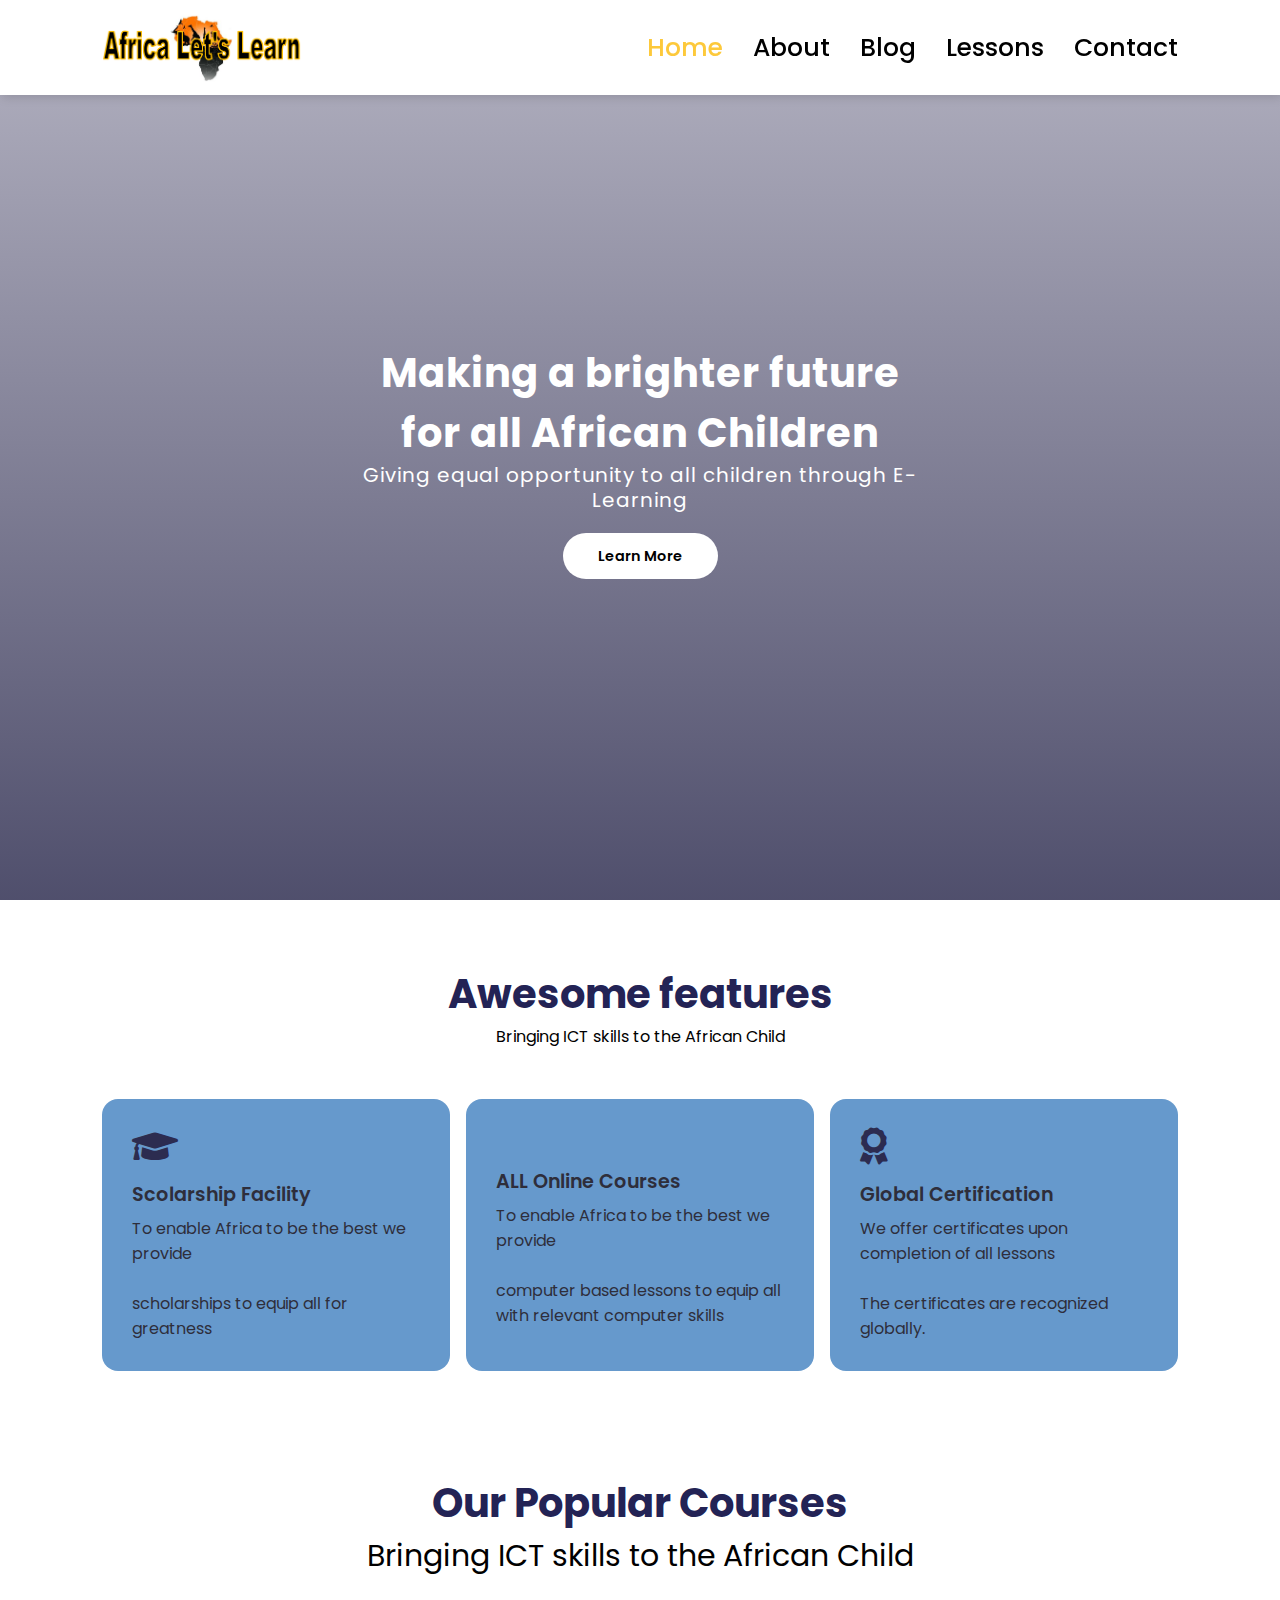
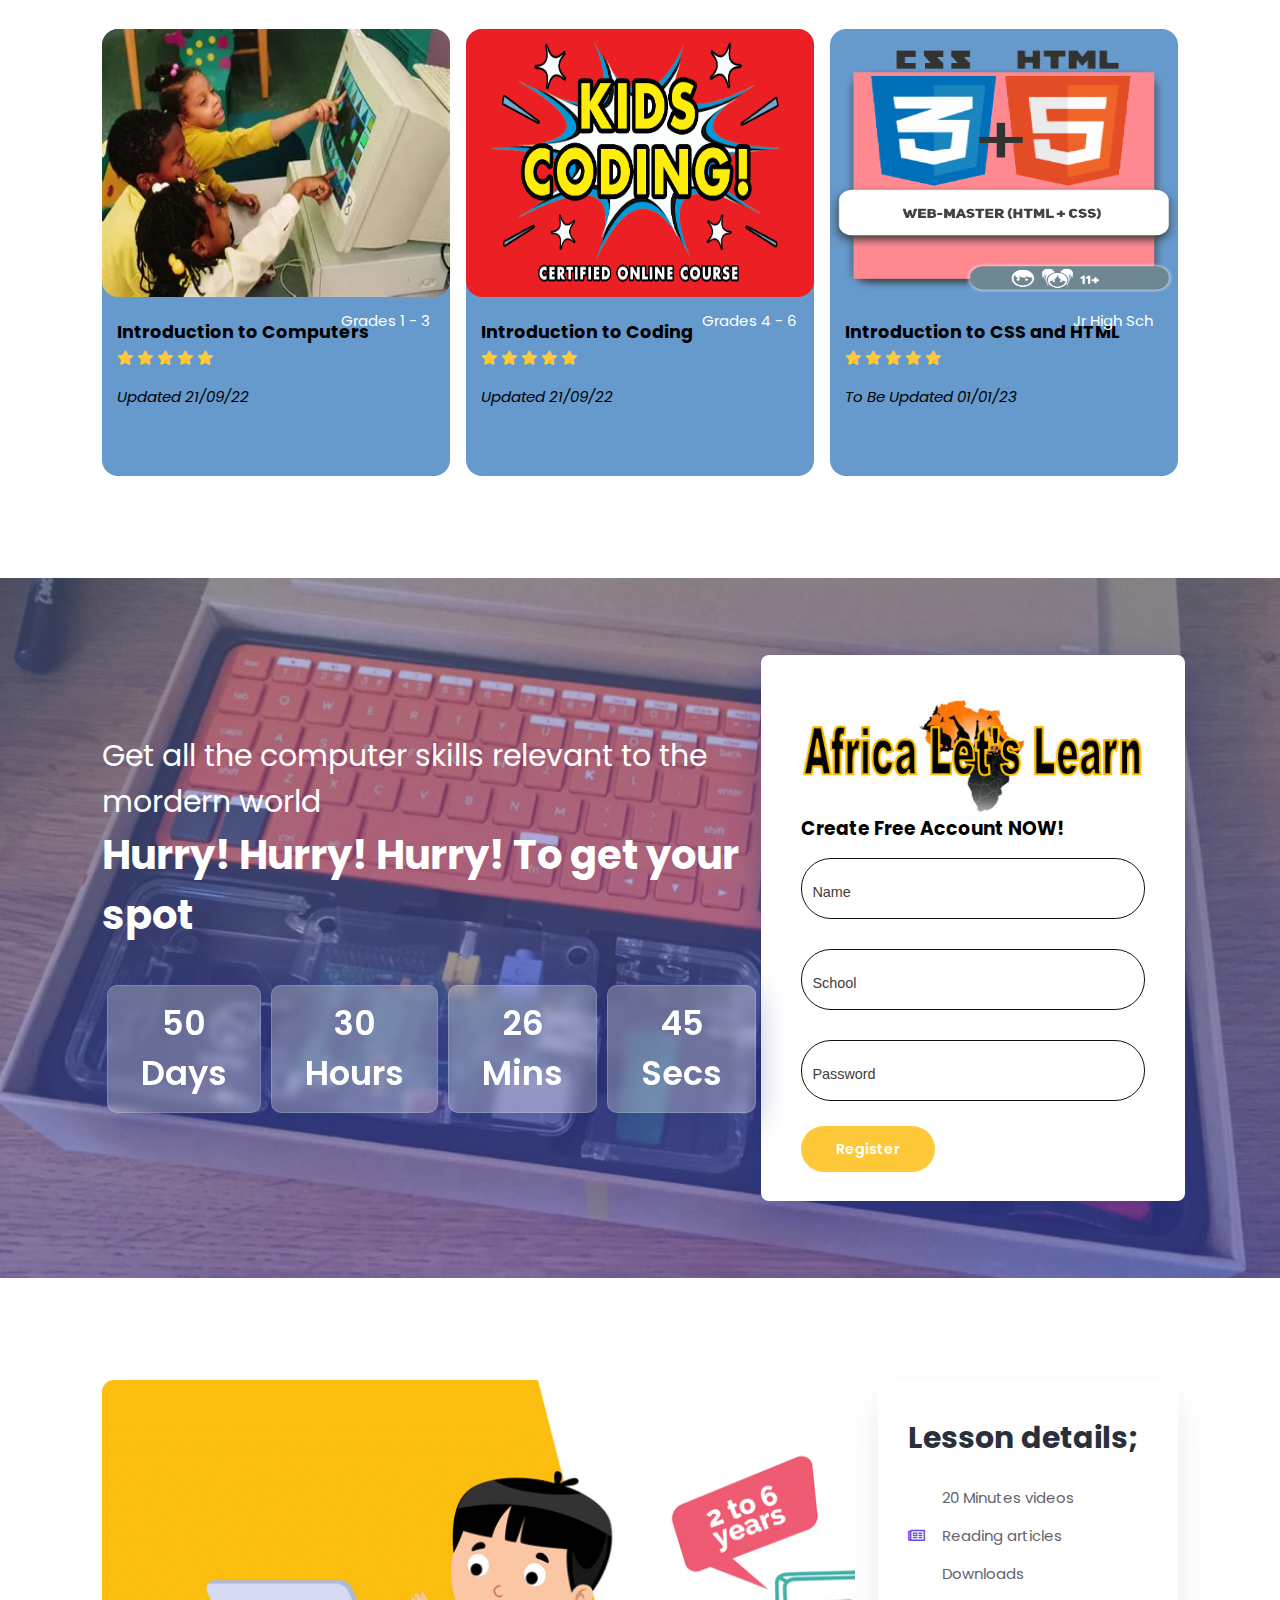
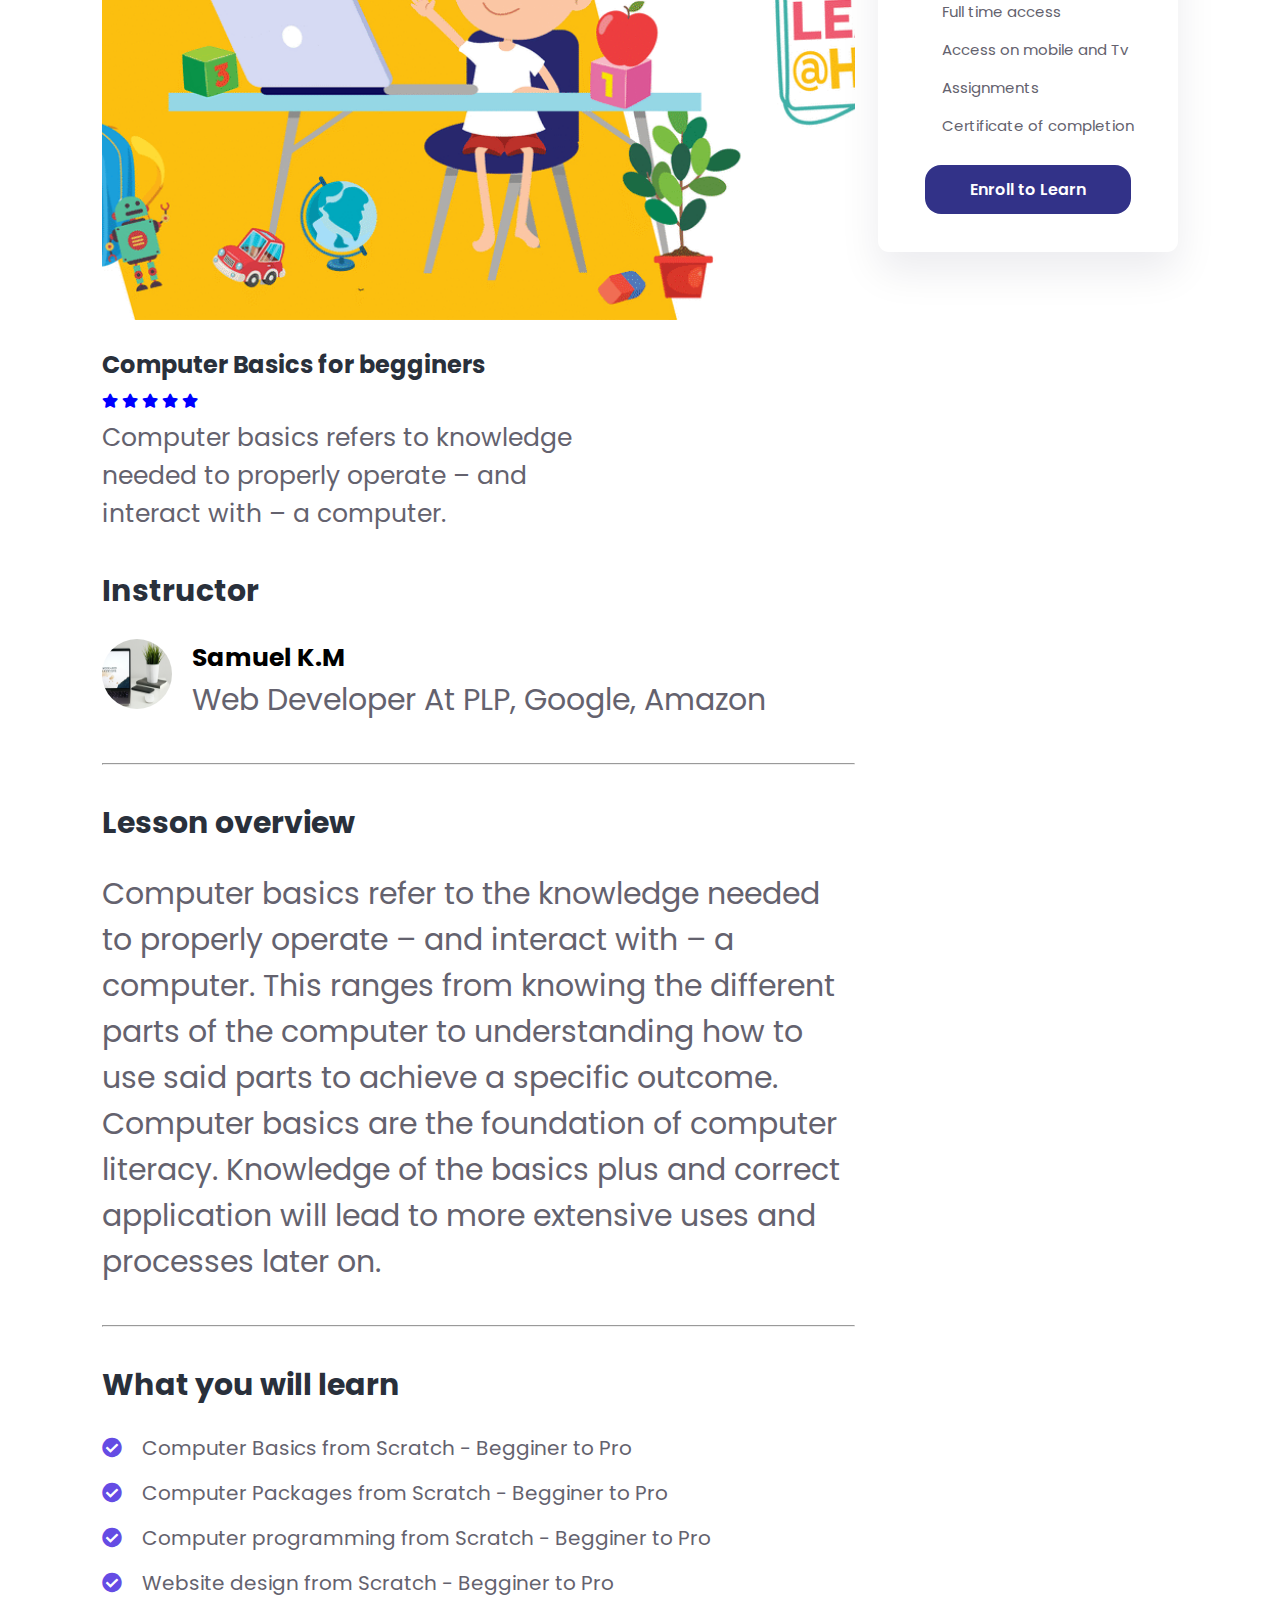
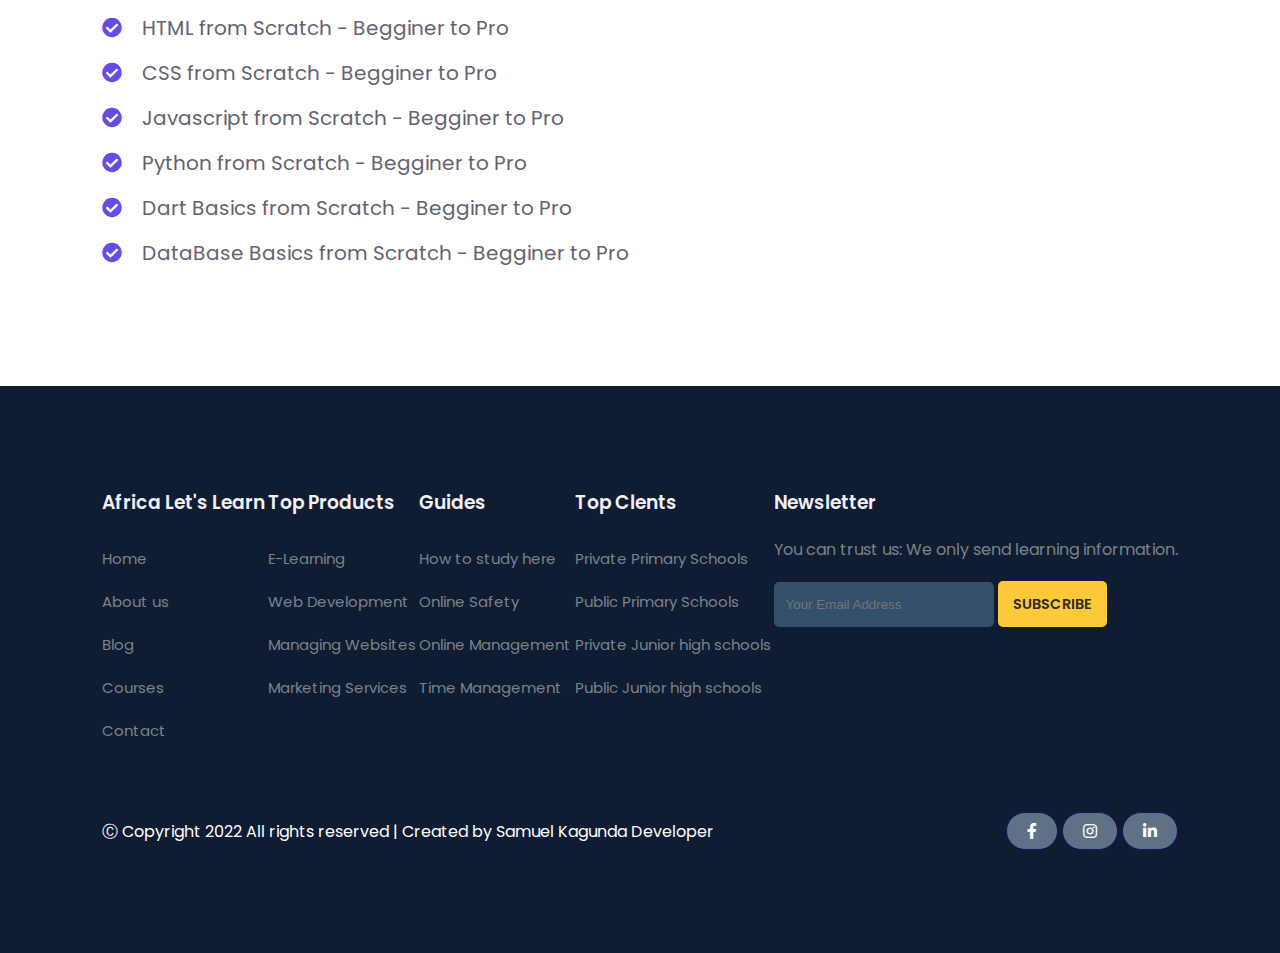
<file: Africa Lets Learn/index.html>
<!DOCTYPE html>
<html lang="en" dir="ltr">
  <head>
    <meta charset="utf-8">
    <title>Africa Lets Learn</title>
    <link rel="stylesheet" href="style.css">
    <link rel="stylesheet" href="https:/pro.fontawesome.com/releases/v5.10.0/css/all.css" />
    <script src="https://code.jquery.com/jquery-3.6.1.min.js" integrity="sha256-o88AwQnZB+VDvE9tvIXrMQaPlFFSUTR+nldQm1LuPXQ=" crossorigin="anonymous"></script>
  </head>
  <body>
    <!--Navigation-->
    <nav>
      <img src="images/newl.PNG" alt="">
      <div class="Navigation">
        <ul>
          <i id="menu-close" class="fas fa-times"></i>
          <li><a class="active" href="#" name="home">Home</a></li>
          <li><a href="about.html">About</a></li>
          <li><a href="blog.html">Blog</a></li>
          <li><a href="course.html">Lessons</a></li>
          <li><a href="contact.html">Contact</a></li>
        </ul>
        <img id="menu-btn" src="images/menu.png" alt="">
      </div>
    </nav>

    <!--Home-->

    <section id="home">
      <h2>Making a brighter future <br> for all African Children</h2>
      <p>Giving equal opportunity to all children through E-Learning </p>
    <div class="btn">
      <a class="blue" href="course.html">Learn More</a>
      
    </div>
    </section>

    <!--Reatures-->
    <section id="features">
      <h1>Awesome features</h1>
      <p>Bringing ICT skills to the African Child</p>
      <div class="fea-base">
        <div class="fea-box">
          <i class="fas fa-graduation-cap"></i>
          <h3>Scolarship Facility</h3>
          <p>To enable Africa to be the best we provide <br><br>scholarships to equip all for greatness</p>
        </div>

        <div class="fea-box">
          <i class="fas fa-file-certificate"></i>
          <h3>ALL Online Courses</h3>
          <p>To enable Africa to be the best we provide <br><br>
            computer based lessons to equip all with relevant computer skills</p>
        </div>

        <div class="fea-box">
          <i class="fas fa-award"></i>
          <h3>Global Certification</h3>
          <p>We offer certificates upon completion of all lessons <br><br>
            The certificates are recognized globally.</p>
        </div>
      </div>

    </section>

    <!--Courses-->
    <section id="course">
      <h1>Our Popular Courses</h1>
      <p>Bringing ICT skills to the African Child</p>
      <div class="course-box">
          <div class="courses">
              <a href="course-inner.html"><img src="images/cov.webp" title="Click on me to Enroll" alt=""></a>
              <div class="details">
                  <span>Updated 21/09/22</span>
                  <h6>Introduction to Computers</h6>
                  <div class="star">
                      <i class="fas fa-star"></i>
                      <i class="fas fa-star"></i>
                      <i class="fas fa-star"></i>
                      <i class="fas fa-star"></i>
                      <i class="fas fa-star"></i>
                      
                  </div>
              </div>
              <div class="cost">
                Grades 1 - 3
              </div>
          </div>
          <div class="courses">
              <a href="coding.html"><img src="images/kidscoding.png" title="Click on me to Enroll" alt=""></a>
              <div class="details">
                  <span>Updated 21/09/22</span>
                  <h6>Introduction to Coding</h6>
                  <div class="star">
                      <i class="fas fa-star"></i>
                      <i class="fas fa-star"></i>
                      <i class="fas fa-star"></i>
                      <i class="fas fa-star"></i>
                      <i class="fas fa-star"></i>
                      
                  </div>
              </div>
              <div class="cost">
                    Grades 4 - 6
              </div>
              </div>
              <div class="courses">
                <a href="junior.html"><img src="images/css.png" title="Click on me for more details" alt=""></a>
              <div class="details">
                  <span>To Be Updated 01/01/23</span>
                  <h6>Introduction to CSS and HTML</h6>
                  <div class="star">
                      <i class="fas fa-star"></i>
                      <i class="fas fa-star"></i>
                      <i class="fas fa-star"></i>
                      <i class="fas fa-star"></i>
                      <i class="fas fa-star"></i>
                      
              </div>
              </div>
              <div class="cost">
                    Jr High Sch
              </div>
            </div>
      </div>
    </section>

<!--Register-->
<a name="register"></a>
    <section id="registration">
      <div class="reminder">
          <p>Get all the computer skills relevant to the mordern world</p>
          <h1>Hurry! Hurry! Hurry! To get your spot</h1>
          <div class="time">
            <div class="date">
                 50 <br> Days
            </div>
            <div class="date">
                 30 <br> Hours
            </div>
            <div class="date">
                 26 <br> Mins
            </div>
            <div class="date">
                 45 <br> Secs
            </div>
          </div>
      </div>

      <div class="form">
        <img src="images/newl.PNG" alt="">
          <h3>Create Free Account NOW!</h3>
          <input type="text" placeholder="Name" name="" id="">
          <input type="text" placeholder="School" name="" id="">
          <input type="text" placeholder="Password" name="" id="">
          <div class="btn">
            <a class="yellow" href="#">Register</a>
          </div>
      </div>

    </section>

    <section id="course-inner">
      <div class="over-view">
        <img class="course-img" src="images/learn.gif" alt="">
        <div class="course-head">
          <div class="course-name">
            <h2>Computer Basics for begginers</h2>
            <div class="star">
                <i class="fas fa-star"></i>
                <i class="fas fa-star"></i>
                <i class="fas fa-star"></i>
                <i class="fas fa-star"></i>
                <i class="fas fa-star"></i>
            </div>
            <p>Computer basics refers to knowledge needed to properly operate
             – and interact with – a computer.</p>
          </div>
        </div>
        <h3>Instructor</h3>
        <div class="tutor">
          <img src="images/c4.jpg" alt="">
          <div class="tutor-details">
            <h5>Samuel K.M</h5>
            <p>Web Developer At PLP, Google, Amazon</p>
          </div>
        </div>
        <hr>
        <h3>Lesson overview</h3>
        <p>Computer basics refer to the
          knowledge needed to properly operate – and
          interact with – a computer. This ranges from
          knowing the different parts of the computer to
          understanding how to use said parts to achieve
          a specific outcome. Computer basics are the foundation
          of computer literacy. Knowledge of the basics plus and
          correct application will lead to more extensive uses and processes later on.</p>
          <hr>
          <h3>What you will learn</h3>
          <div class="learn">
            <p><i class="far fa-check-circle"></i>Computer Basics from Scratch - Begginer to Pro</p>
            <p><i class="far fa-check-circle"></i>Computer Packages from Scratch - Begginer to Pro</p>
            <p><i class="far fa-check-circle"></i>Computer programming from Scratch - Begginer to Pro</p>
            <p><i class="far fa-check-circle"></i>Website design from Scratch - Begginer to Pro</p>
            <p><i class="far fa-check-circle"></i>HTML  from Scratch - Begginer to Pro</p>
            <p><i class="far fa-check-circle"></i>CSS from Scratch - Begginer to Pro</p>
            <p><i class="far fa-check-circle"></i>Javascript from Scratch - Begginer to Pro</p>
            <p><i class="far fa-check-circle"></i>Python from Scratch - Begginer to Pro</p>
            <p><i class="far fa-check-circle"></i>Dart Basics from Scratch - Begginer to Pro</p>
            <p><i class="far fa-check-circle"></i>DataBase Basics from Scratch - Begginer to Pro</p>
          </div>
      </div>
      <div class="enroll">
        <h3>Lesson details;</h3>
        <p><i class="far fa-video"></i>20 Minutes videos</p>
        <p><i class="far fa-newspaper"></i>Reading articles</p>
        <p><i class="far fa-cloud-download"></i>Downloads</p>
        <p><i class="far fa-infinity"></i>Full time access</p>
        <p><i class="far fa-mobile-alt"></i>Access on mobile and Tv</p>
        <p><i class="far fa-paperclip"></i>Assignments</p>
        <p><i class="far fa-trophy-alt"></i>Certificate of completion</p>
        <div class="enroll-btn">
          <a  class="blue" href="course-inner.html">Enroll to Learn</a>
        </div>

      </div>
    </section>
    <!--Profiles-->

    <footer>
      <div class="footer-col">
        <h3>Africa Let's Learn</h3>
        <li><a class="active" href="#home">Home</a></li>
        <li><a class="active" href="about.html">About us</a></li>
        <li><a class="active" href="blog.html">Blog</a></li>
        <li><a class="active" href="course.html">Courses</a></li>
        <li><a class="active" href="contact.html">Contact</a></li>
      </div>
      <div class="footer-col">
        <h3>Top Products</h3>
        <li>E-Learning</li>
        <li>Web Development</li>
        <li>Managing Websites</li>
        <li>Marketing Services</li>
      </div>
      <div class="footer-col">
        <h3>Guides</h3>
        <li>How to study here</li>
        <li>Online Safety</li>
        <li>Online Management</li>
        <li>Time Management</li>
      </div>
      <div class="footer-col">
        <h3>Top Clents</h3>
        <li>Private Primary Schools</li>
        <li>Public Primary Schools</li>
        <li>Private Junior high schools</li>
        <li>Public Junior high schools</li>
      </div>

      <div class="footer-col">
        <h3>Newsletter</h3>
        <p>You can trust us: We only send learning information.</p>
        <div class="subscribe">
          <input type="text" placeholder="Your Email Address">
          <a href="#" class="yellow">SUBSCRIBE</a>

        </div>

      </div>
      <div class="copyright">
        <p> &#9400; Copyright 2022 All rights reserved | Created by Samuel Kagunda Developer</p>
        <div class="pro-links">
          <i class="fab fa-facebook-f"></i>
          <i class="fab fa-instagram"></i>
          <i class="fab fa-linkedin-in"></i>
        </div>

      </div>
    </footer>

    <script>
      $('#menu-btn').click(function() {
          $('nav .Navigation ul').addClass('active')
      });
      $('#menu-close').click(function() {
          $('nav .Navigation ul').removeClass('active')
      });
    </script>

  </body>
</html>
</file>
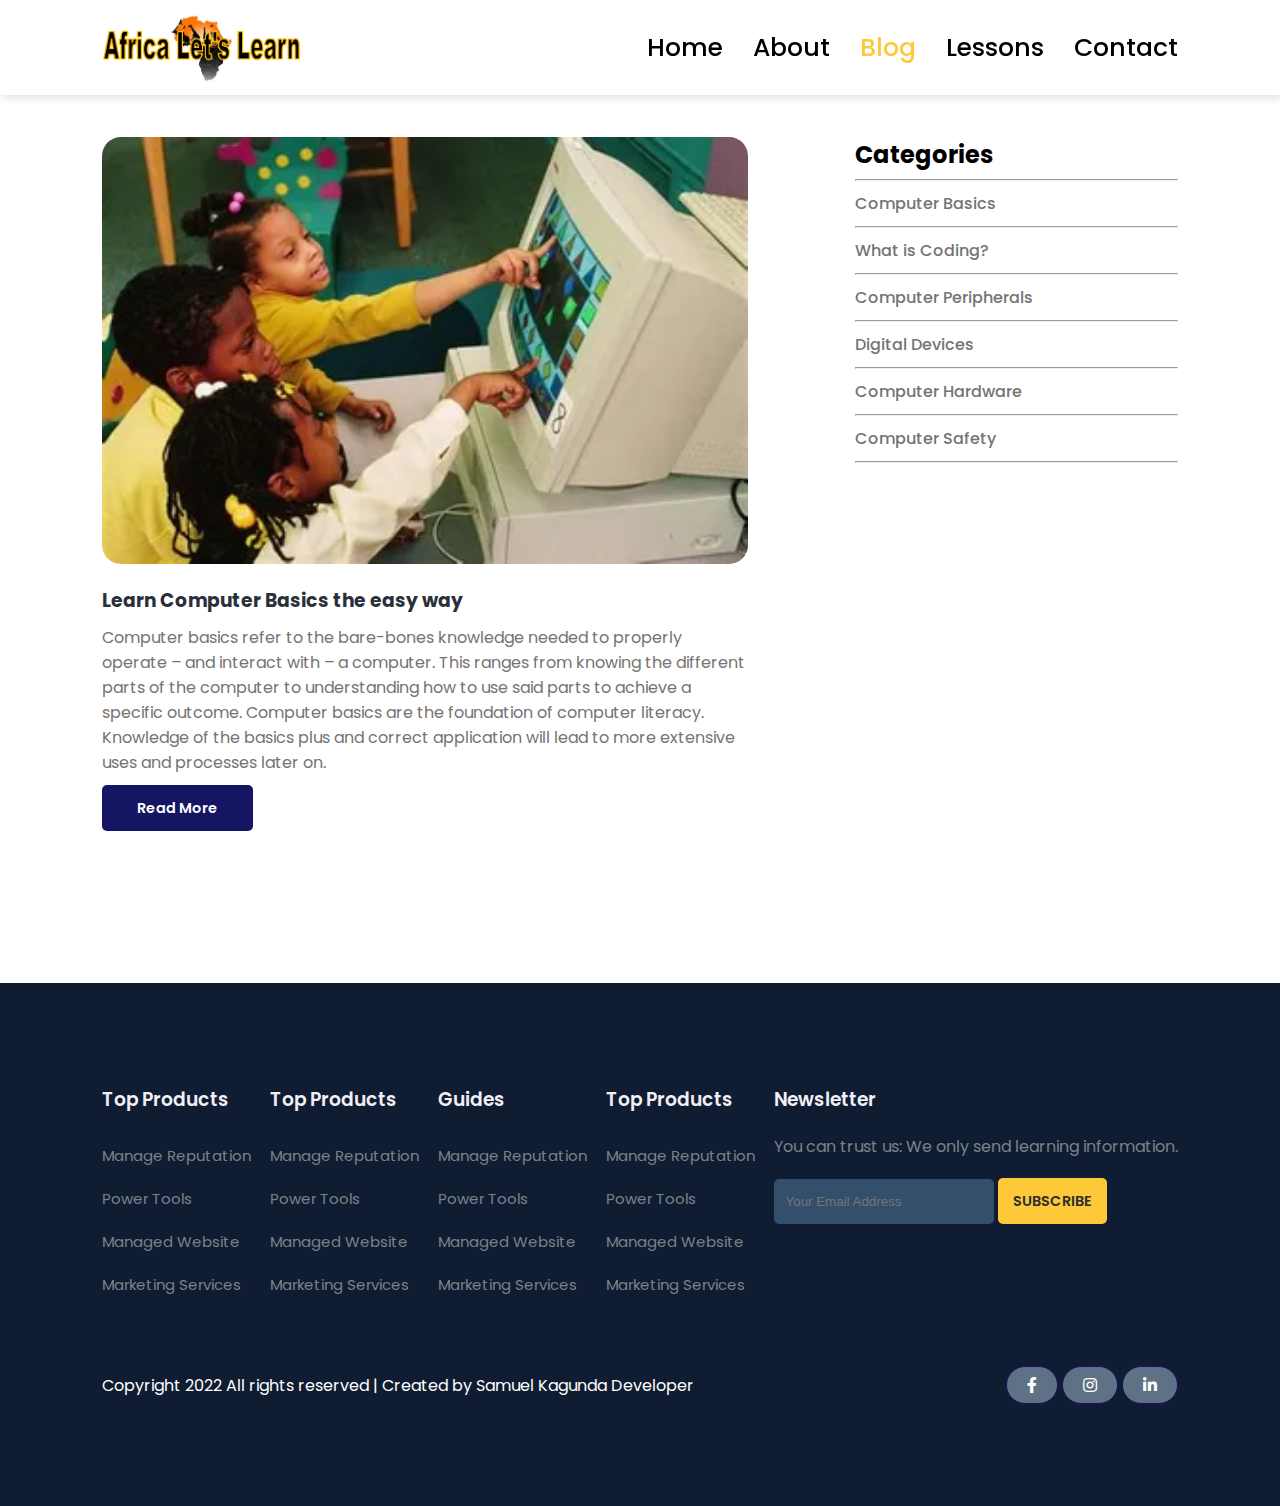
<file: Africa Lets Learn/blog.html>
<!DOCTYPE html>
<html lang="en" dir="ltr">
  <head>
    <meta charset="utf-8">
    <title>Africa Lets Learn Blog</title>
    <link rel="stylesheet" href="style.css">
    <link rel="stylesheet" href="https:/pro.fontawesome.com/releases/v5.10.0/css/all.css" />
    <script src="https://code.jquery.com/jquery-3.6.1.min.js" integrity="sha256-o88AwQnZB+VDvE9tvIXrMQaPlFFSUTR+nldQm1LuPXQ=" crossorigin="anonymous"></script>
  </head>
  <body>
    <!--Navigation-->
    <nav>
      <img src="images/newl.PNG" alt="">
      <div class="Navigation">
        <ul>
          <i id="menu-close" class="fas fa-times"></i>
          <li><a href="index.html">Home</a></li>
          <li><a href="about.html">About</a></li>
          <li><a  class="active" href="blog.html">Blog</a></li>
          <li><a href="course.html">Lessons</a></li>
          <li><a href="contact.html">Contact</a></li>
        </ul>
        <img id="menu-btn" src="images/menu.png" alt="">
      </div>
    </nav>

    <!--Home-->

    <section id="blog">
      <h2> Africa Let's Learn Blog</h2>

    </section>

    <section id="blog-container">
      <div class="blogs">
        <div class="post">
          <img src="images/cov.webp" alt="">
          <h3>Learn Computer Basics the easy way</h3>
          <p>Computer basics refer to the bare-bones knowledge needed to properly operate
           – and interact with – a computer. This ranges from knowing the different parts
          of the computer to understanding how to use said parts to achieve a specific outcome.
          Computer basics are the foundation of computer literacy. Knowledge of the basics plus
          and correct application will lead to more extensive uses and processes later on.</p>
          <a href="post.html">Read More</a>
        </div>
      </div>

      <div class="categories">
        <h2>Categories</h2>
        <hr>
        <a href="#"> Computer Basics</a>
        <hr>
        <a href="#" title="Will be available soon">What is Coding?</a>
        <hr>
        <a href="#" title="Will be available soon"> Computer Peripherals</a>
        <hr>
        <a href="#" title="Will be available soon"> Digital Devices</a>
        <hr>
        <a href="#" title="Will be available soon"> Computer Hardware</a>
        <hr>
        <a href="#" title="Will be available soon"> Computer Safety</a>
        <hr>
      </div>

    </section>



    <footer>
      <div class="footer-col">
        <h3>Top Products</h3>
        <li>Manage Reputation</li>
        <li>Power Tools</li>
        <li>Managed Website</li>
        <li>Marketing Services</li>
      </div>
      <div class="footer-col">
        <h3>Top Products</h3>
        <li>Manage Reputation</li>
        <li>Power Tools</li>
        <li>Managed Website</li>
        <li>Marketing Services</li>
      </div>
      <div class="footer-col">
        <h3>Guides</h3>
        <li>Manage Reputation</li>
        <li>Power Tools</li>
        <li>Managed Website</li>
        <li>Marketing Services</li>
      </div>
      <div class="footer-col">
        <h3>Top Products</h3>
        <li>Manage Reputation</li>
        <li>Power Tools</li>
        <li>Managed Website</li>
        <li>Marketing Services</li>
      </div>

      <div class="footer-col">
        <h3>Newsletter</h3>
        <p>You can trust us: We only send learning information.</p>
        <div class="subscribe">
          <input type="text" placeholder="Your Email Address">
          <a href="#" class="yellow">SUBSCRIBE</a>

        </div>

      </div>
      <div class="copyright">
        <p>Copyright 2022 All rights reserved | Created by Samuel Kagunda Developer</p>
        <div class="pro-links">
          <i class="fab fa-facebook-f"></i>
          <i class="fab fa-instagram"></i>
          <i class="fab fa-linkedin-in"></i>
        </div>

      </div>
    </footer>

    <script>
      $('#menu-btn').click(function() {
          $('nav .Navigation ul').addClass('active')
      });
      $('#menu-close').click(function() {
          $('nav .Navigation ul').removeClass('active')
      });
    </script>

  </body>
</html>
</file>
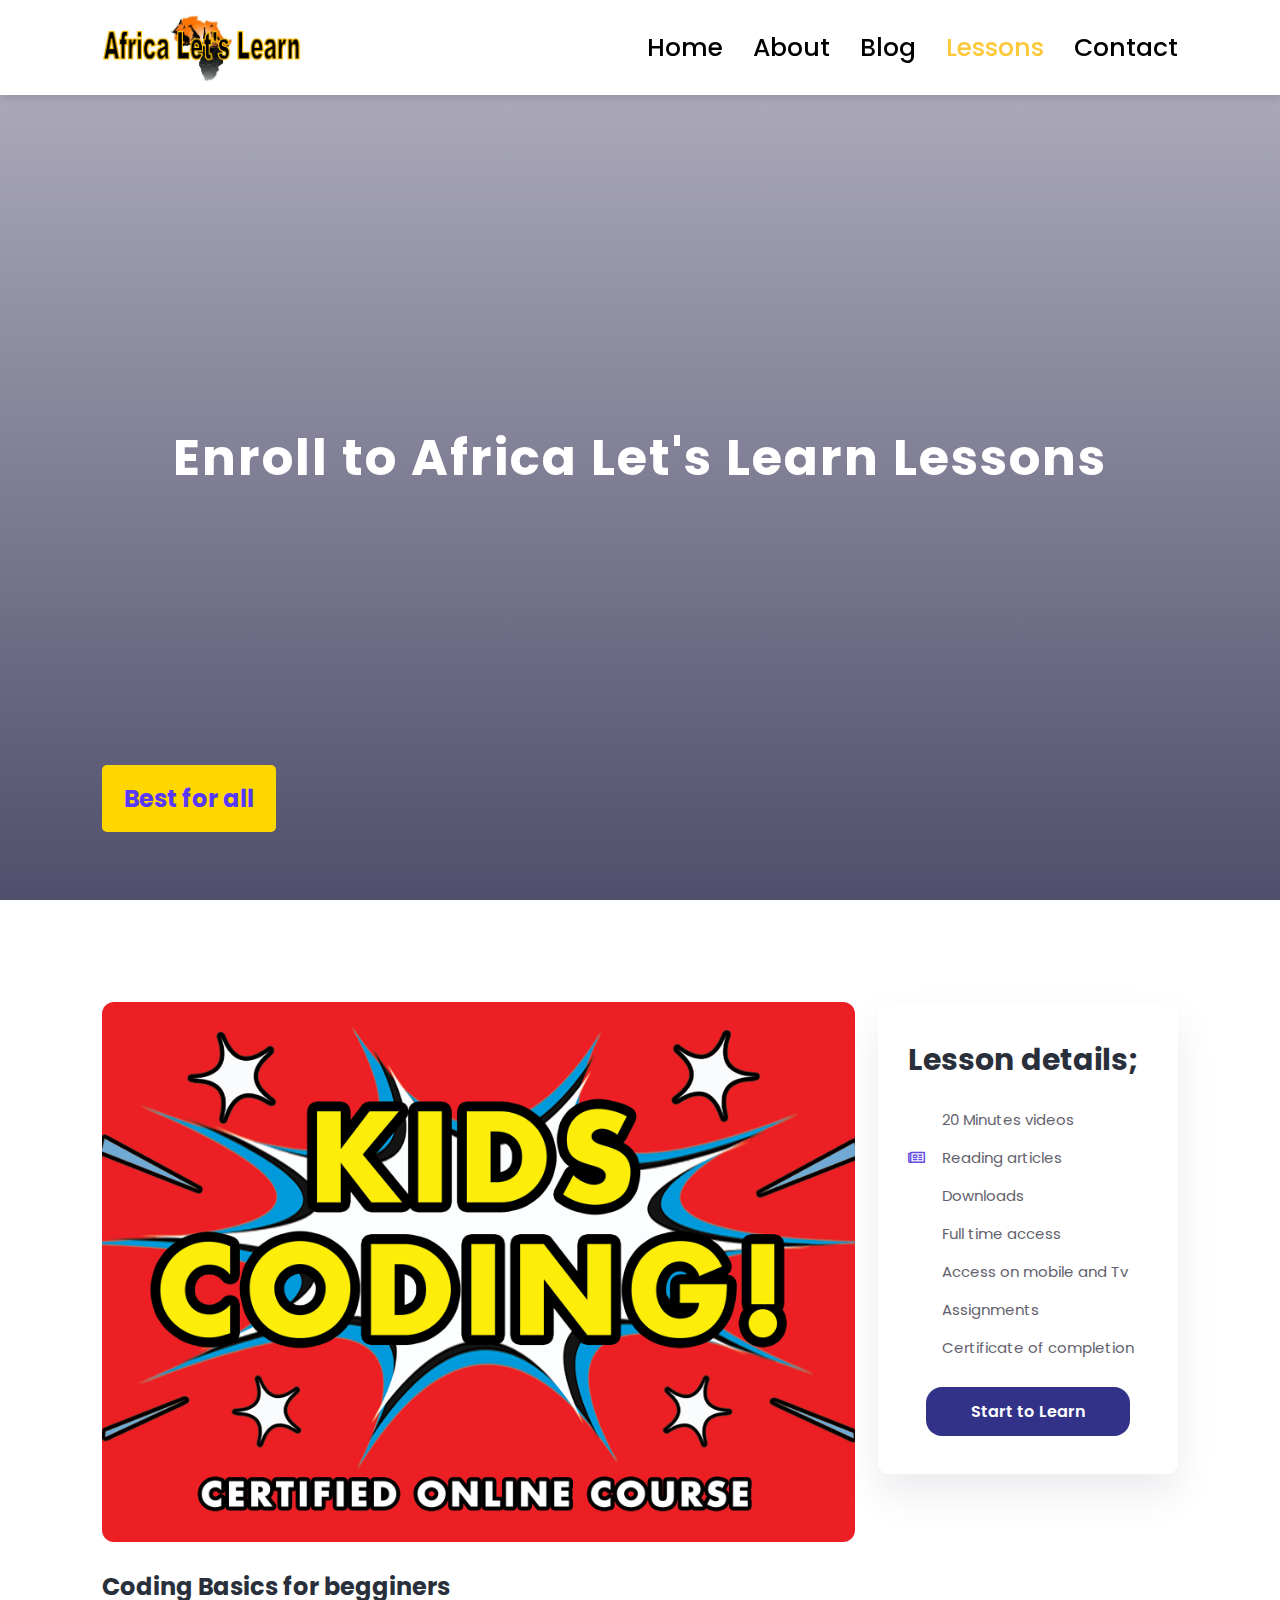
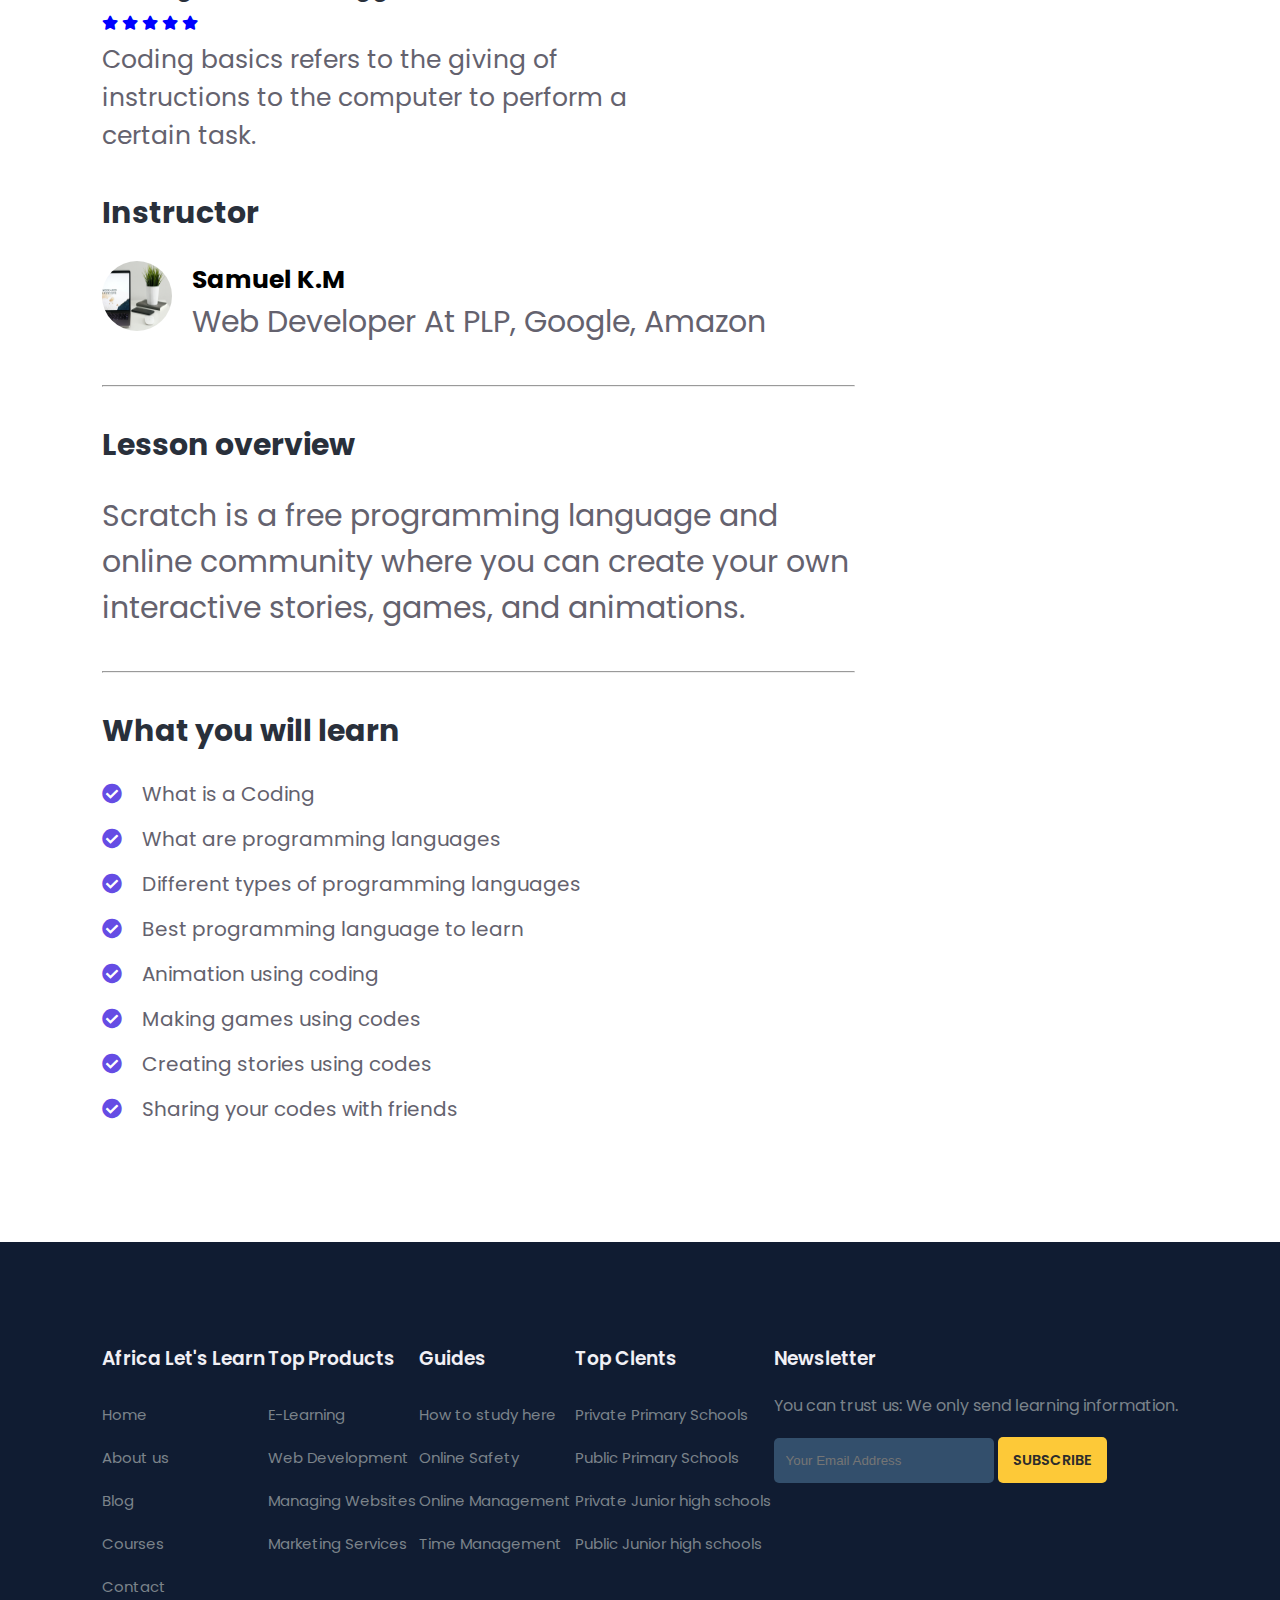
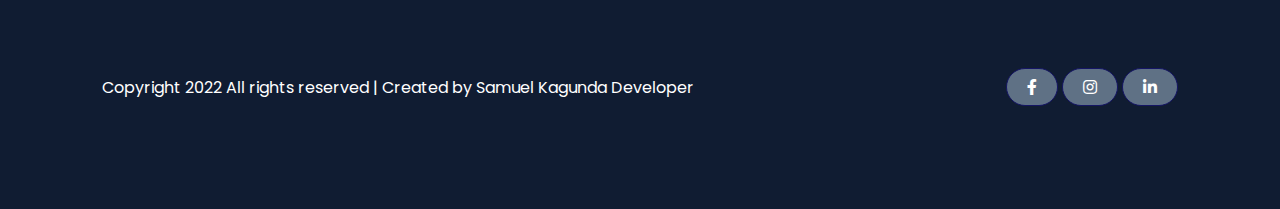
<file: Africa Lets Learn/coding.html>
<!DOCTYPE html>
<html lang="en" dir="ltr">
  <head>
    <meta charset="utf-8">
    <title>Africa Lets Learn Lessons</title>
    <link rel="stylesheet" href="style.css">
    <link rel="stylesheet" href="https:/pro.fontawesome.com/releases/v5.10.0/css/all.css" />
    <script src="https://code.jquery.com/jquery-3.6.1.min.js" integrity="sha256-o88AwQnZB+VDvE9tvIXrMQaPlFFSUTR+nldQm1LuPXQ=" crossorigin="anonymous"></script>
  </head>
  <body>
    <!--Navigation-->
    <nav>
      <img src="images/newl.PNG" alt="">
      <div class="Navigation">
        <ul>
          <i id="menu-close" class="fas fa-times"></i>
          <li><a href="index.html">Home</a></li>
          <li><a href="about.html">About</a></li>
          <li><a href="blog.html">Blog</a></li>
          <li><a class="active" href="course.html">Lessons</a></li>
          <li><a href="contact.html">Contact</a></li>
        </ul>
        <img id="menu-btn" src="images/menu.png" alt="">
      </div>
    </nav>

    <!--Home-->

    <section id="about-us">
      <h2>Enroll to Africa Let's Learn Lessons</h2>

    </section>

    <section id="course-inner">
      <div class="over-view">
        <img class="course-img" src="images/kidscoding.png" alt="">
        <div class="course-head">
          <div class="course-name">
            <h2>Coding Basics for begginers</h2>
            <div class="star">
                <i class="fas fa-star"></i>
                <i class="fas fa-star"></i>
                <i class="fas fa-star"></i>
                <i class="fas fa-star"></i>
                <i class="fas fa-star"></i>
            </div>
            <p>Coding basics refers to the giving of instructions to the computer to perform
            a certain task.</p>
          </div>
          <span>Best for all</span>
        </div>
        <h3>Instructor</h3>
        <div class="tutor">
          <img src="images/c4.jpg" alt="">
          <div class="tutor-details">
            <h5>Samuel K.M</h5>
            <p>Web Developer At PLP, Google, Amazon</p>
          </div>
        </div>
        <hr>
        <h3>Lesson overview</h3>
        <p>Scratch is a free programming language and online
          community where you can create your own interactive stories, games, and animations.</p>
          <hr>
          <h3>What you will learn</h3>
          <div class="learn">
            <p><i class="far fa-check-circle"></i>What is a Coding</p>
            <p><i class="far fa-check-circle"></i>What are programming languages</p>
            <p><i class="far fa-check-circle"></i>Different types of programming languages</p>
            <p><i class="far fa-check-circle"></i>Best programming language to learn</p>
            <p><i class="far fa-check-circle"></i>Animation using coding</p>
            <p><i class="far fa-check-circle"></i>Making games using codes</p>
            <p><i class="far fa-check-circle"></i>Creating stories using codes</p>
            <p><i class="far fa-check-circle"></i>Sharing your codes with friends</p>
          </div>
      </div>
      <div class="enroll">
        <h3>Lesson details;</h3>
        <p><i class="far fa-video"></i>20 Minutes videos</p>
        <p><i class="far fa-newspaper"></i>Reading articles</p>
        <p><i class="far fa-cloud-download"></i>Downloads</p>
        <p><i class="far fa-infinity"></i>Full time access</p>
        <p><i class="far fa-mobile-alt"></i>Access on mobile and Tv</p>
        <p><i class="far fa-paperclip"></i>Assignments</p>
        <p><i class="far fa-trophy-alt"></i>Certificate of completion</p>
        <div class="enroll-btn">
          <a  class="blue" href="kidscoding.html" title="Click on me to Start Learning">Start to Learn</a>
        </div>

      </div>
    </section>



    <footer>
      <div class="footer-col">
        <h3>Africa Let's Learn</h3>
        <li><a class="active" href="#home">Home</a></li>
        <li><a class="active" href="about.html">About us</a></li>
        <li><a class="active" href="blog.html">Blog</a></li>
        <li><a class="active" href="course.html">Courses</a></li>
        <li><a class="active" href="contact.html">Contact</a></li>
      </div>
      <div class="footer-col">
        <h3>Top Products</h3>
        <li>E-Learning</li>
        <li>Web Development</li>
        <li>Managing Websites</li>
        <li>Marketing Services</li>
      </div>
      <div class="footer-col">
        <h3>Guides</h3>
        <li>How to study here</li>
        <li>Online Safety</li>
        <li>Online Management</li>
        <li>Time Management</li>
      </div>
      <div class="footer-col">
        <h3>Top Clents</h3>
        <li>Private Primary Schools</li>
        <li>Public Primary Schools</li>
        <li>Private Junior high schools</li>
        <li>Public Junior high schools</li>
      </div>

      <div class="footer-col">
        <h3>Newsletter</h3>
        <p>You can trust us: We only send learning information.</p>
        <div class="subscribe">
          <input type="text" placeholder="Your Email Address">
          <a href="#" class="yellow">SUBSCRIBE</a>

        </div>

      </div>
      <div class="copyright">
        <p>Copyright 2022 All rights reserved | Created by Samuel Kagunda Developer</p>
        <div class="pro-links">
          <i class="fab fa-facebook-f"></i>
          <i class="fab fa-instagram"></i>
          <i class="fab fa-linkedin-in"></i>
        </div>

      </div>
    </footer>

    <script>
      $('#menu-btn').click(function() {
          $('nav .Navigation ul').addClass('active')
      });
      $('#menu-close').click(function() {
          $('nav .Navigation ul').removeClass('active')
      });
    </script>

  </body>
</html>
</file>
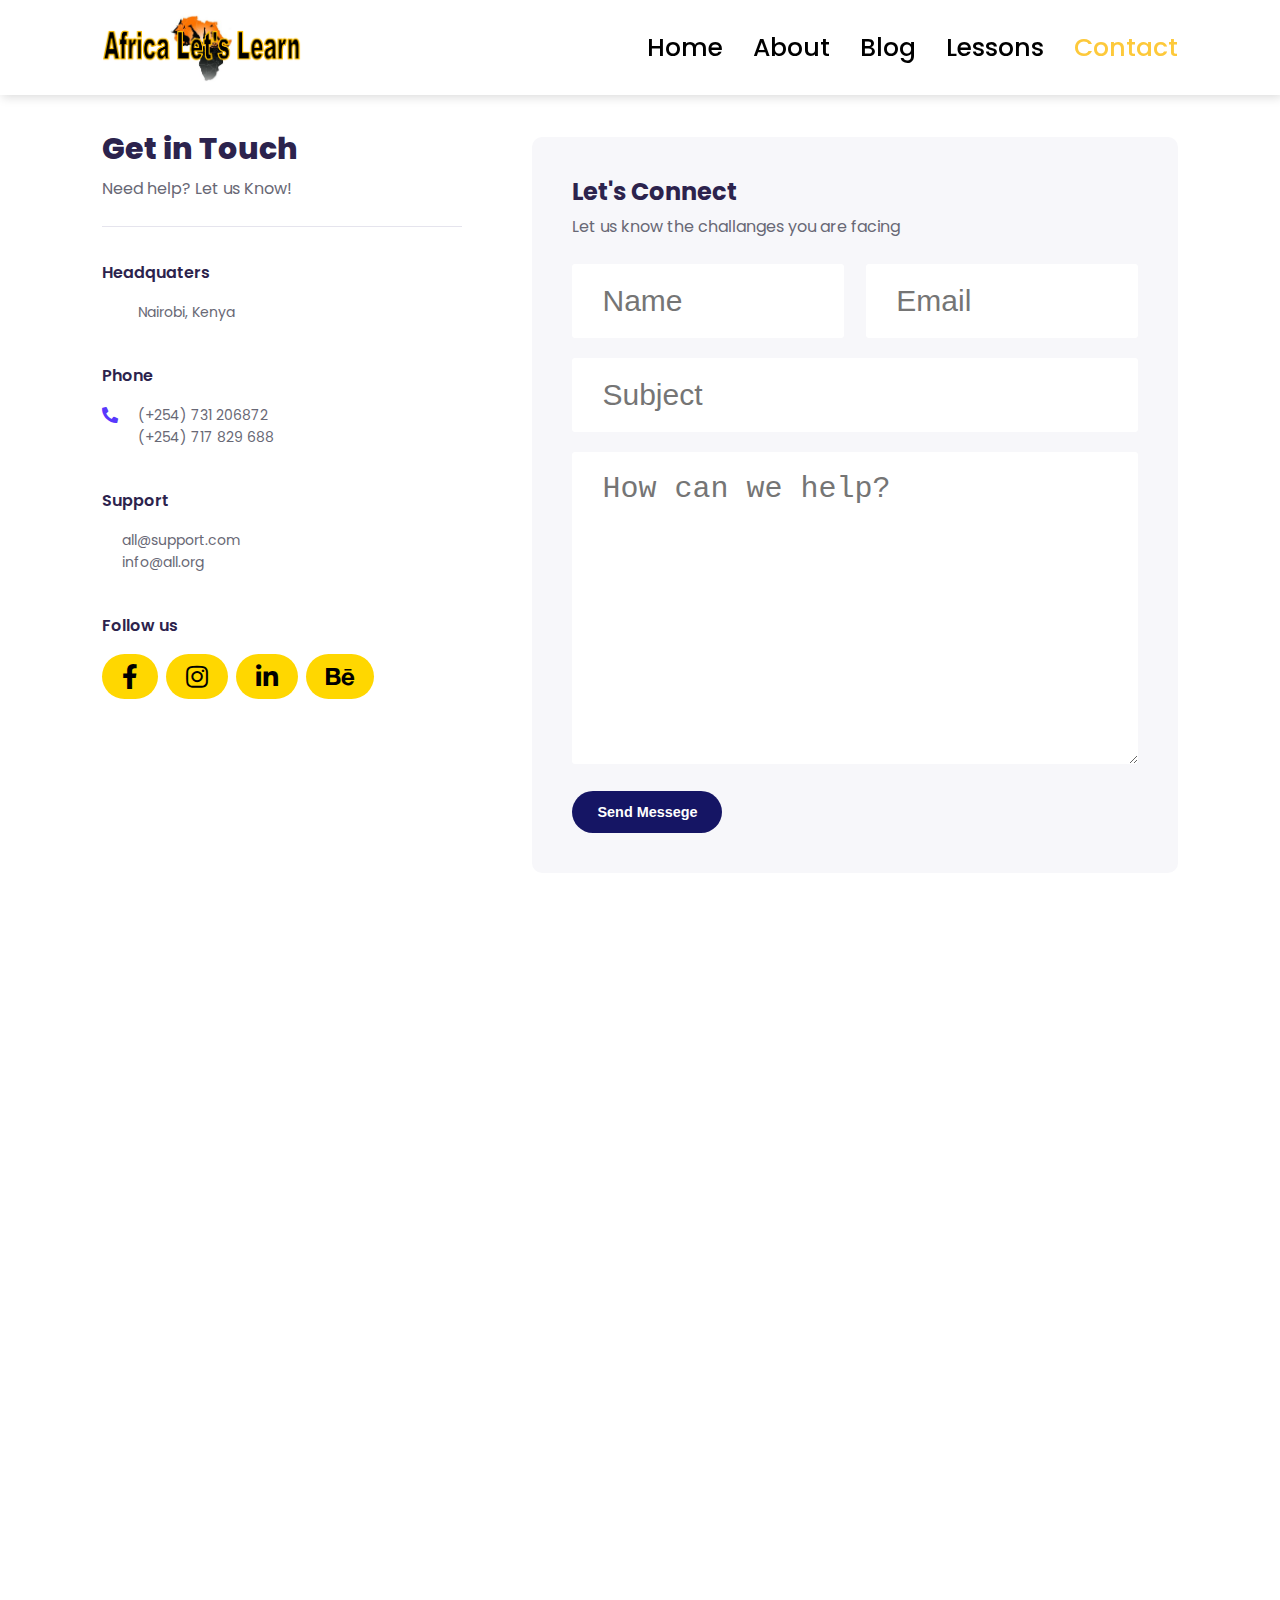
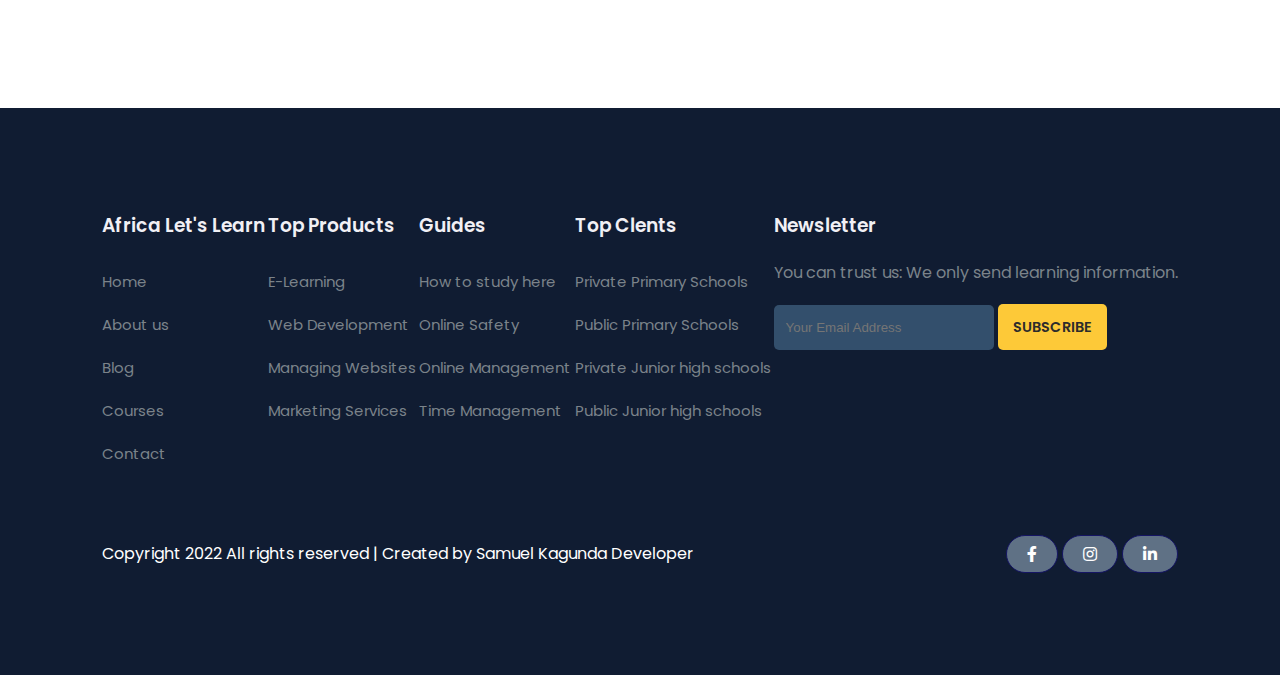
<file: Africa Lets Learn/contact.html>
<!DOCTYPE html>
<html lang="en" dir="ltr">
  <head>
    <meta charset="utf-8">
    <title>Contact Africa Lets Learn</title>
    <link rel="stylesheet" href="style.css">
    <link rel="stylesheet" href="https:/pro.fontawesome.com/releases/v5.10.0/css/all.css" />
    <script src="https://code.jquery.com/jquery-3.6.1.min.js" integrity="sha256-o88AwQnZB+VDvE9tvIXrMQaPlFFSUTR+nldQm1LuPXQ=" crossorigin="anonymous"></script>
  </head>
  <body>
    <!--Navigation-->
    <nav>
      <img src="images/newl.PNG" alt="">
      <div class="Navigation">
        <ul>
          <i id="menu-close" class="fas fa-times"></i>
          <li><a href="index.html">Home</a></li>
          <li><a href="about.html">About</a></li>
          <li><a href="blog.html">Blog</a></li>
          <li><a href="course.html">Lessons</a></li>
          <li><a class="active" href="contact.html">Contact</a></li>
        </ul>
        <img id="menu-btn" src="images/menu.png" alt="">
      </div>
    </nav>

    <!--Home-->

    <section id="contact-us">
      <h2>Contact Africa Let's Learn</h2>

    </section>

    <section id="contact">
      <div class="getintoch">
        <h2>Get in Touch</h2>
        <p>Need help? Let us Know!</p>
        <div class="getin-details">
          <h3>Headquaters</h3>
          <div>
            <i class="far fa-home get"></i>
            <p>Nairobi, Kenya</p>
          </div>
          <h3>Phone</h3>
          <div>
            <i class="fas fa-phone-alt get"></i>
            <p>(+254) 731 206872 <br> (+254) 717 829 688</p>
          </div>
          <h3>Support</h3>
          <div>
            <i class="fal fa-envelop-open-text get"></i>
            <p>all@support.com <br> info@all.org</p>
          </div>
          <h3>Follow us</h3>
          <div class="pro-links">
            <i class="fab fa-facebook-f"></i>
            <i class="fab fa-instagram"></i>
            <i class="fab fa-linkedin-in"></i>
            <i class="fab fa-behance"></i>
          </div>
        </div>
      </div>
      <div class="form">
        <h4>Let's Connect</h4>
        <p>Let us know the challanges you are facing</p>
        <form action="https://formsubmit.co/8659245f823b0d7ca5871089ffb9b8ed" method="POST">
          <div class="form-row">
              <input type="text" id="name" name="name" placeholder="Name" required>
              <input type="email" name="email" placeholder="Email" id="email" required>
          </div>
          <div class="form-col">
            <input type="text" name="subject" placeholder="Subject" id="subject" required>
          </div>
          <div class="form-col">
            <textarea id="message" name="message" rows="8" cols="30" placeholder="How can we help?"></textarea>
          </div>
          <div class="form-col">
            <button type="submit" >Send Messege</button>
          </div>
        </form>

      </div>

    </section>
    <section id="map">
      <iframe src="https://www.google.com/maps/embed?pb=!1m18!1m12!1m3!1d255282.32374892724!2d36.
      70730994888633!3d-1.3032050561085817!2m3!1f0!2f0!3f0!3m2!1i1024!2i768!4f13.1!3m3!1m2!1s0x182
      f1172d84d49a7%3A0xf7cf0254b297924c!2sNairobi!5e0!3m2!1sen!2ske!4v1663229134370!5m2!1sen!2ske"
       style="border:0;" allowfullscreen="" loading="lazy" referrerpolicy="no-referrer-when-downgrade"></iframe>
    </section>




    <footer>
      <div class="footer-col">
        <h3>Africa Let's Learn</h3>
        <li><a class="active" href="#home">Home</a></li>
        <li><a class="active" href="about.html">About us</a></li>
        <li><a class="active" href="blog.html">Blog</a></li>
        <li><a class="active" href="course.html">Courses</a></li>
        <li><a class="active" href="contact.html">Contact</a></li>
      </div>
      <div class="footer-col">
        <h3>Top Products</h3>
        <li>E-Learning</li>
        <li>Web Development</li>
        <li>Managing Websites</li>
        <li>Marketing Services</li>
      </div>
      <div class="footer-col">
        <h3>Guides</h3>
        <li>How to study here</li>
        <li>Online Safety</li>
        <li>Online Management</li>
        <li>Time Management</li>
      </div>
      <div class="footer-col">
        <h3>Top Clents</h3>
        <li>Private Primary Schools</li>
        <li>Public Primary Schools</li>
        <li>Private Junior high schools</li>
        <li>Public Junior high schools</li>
      </div>

      <div class="footer-col">
        <h3>Newsletter</h3>
        <p>You can trust us: We only send learning information.</p>
        <div class="subscribe">
          <input type="text" placeholder="Your Email Address">
          <a href="#" class="yellow">SUBSCRIBE</a>

        </div>

      </div>
      <div class="copyright">
        <p>Copyright 2022 All rights reserved | Created by Samuel Kagunda Developer</p>
        <div class="pro-links">
          <i class="fab fa-facebook-f"></i>
          <i class="fab fa-instagram"></i>
          <i class="fab fa-linkedin-in"></i>
        </div>

      </div>
    </footer>

    <script>
      $('#menu-btn').click(function() {
          $('nav .Navigation ul').addClass('active')
      });
      $('#menu-close').click(function() {
          $('nav .Navigation ul').removeClass('active')
      });
    </script>
  </body>
</html>
</file>
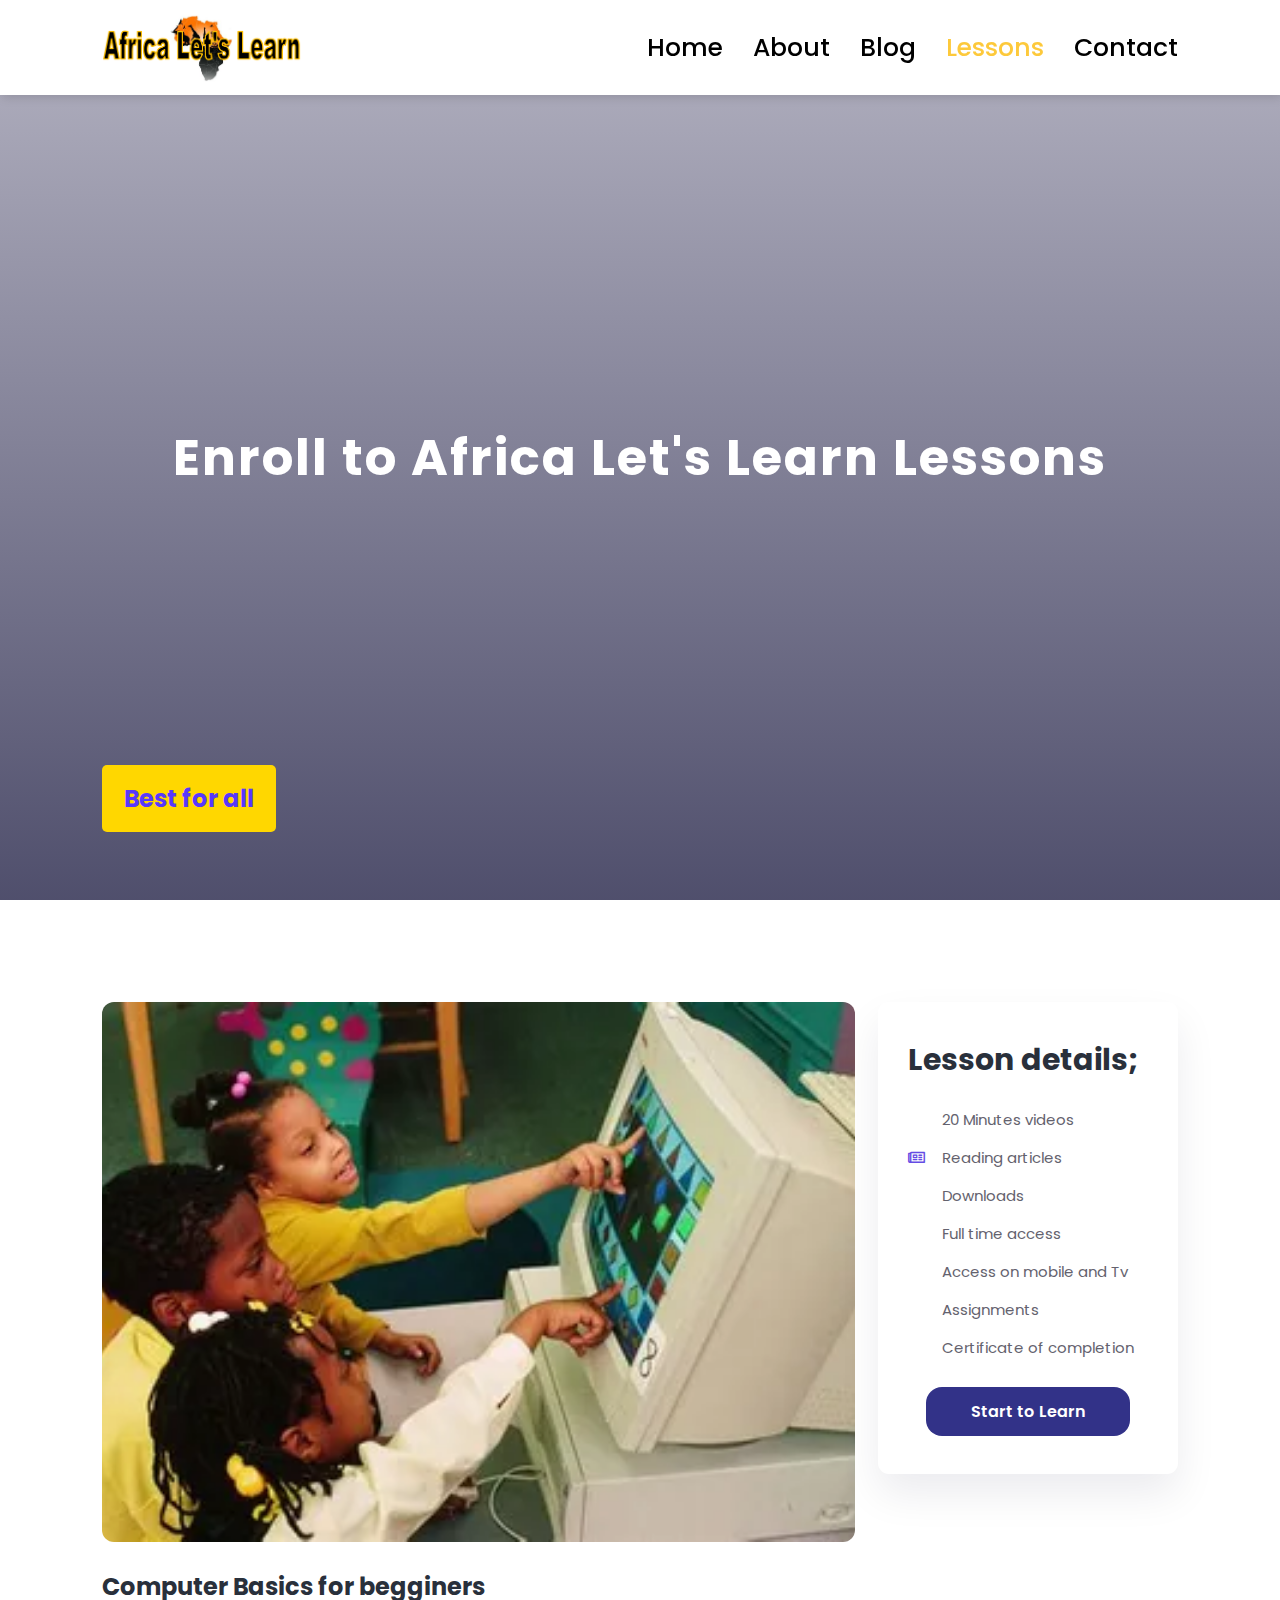
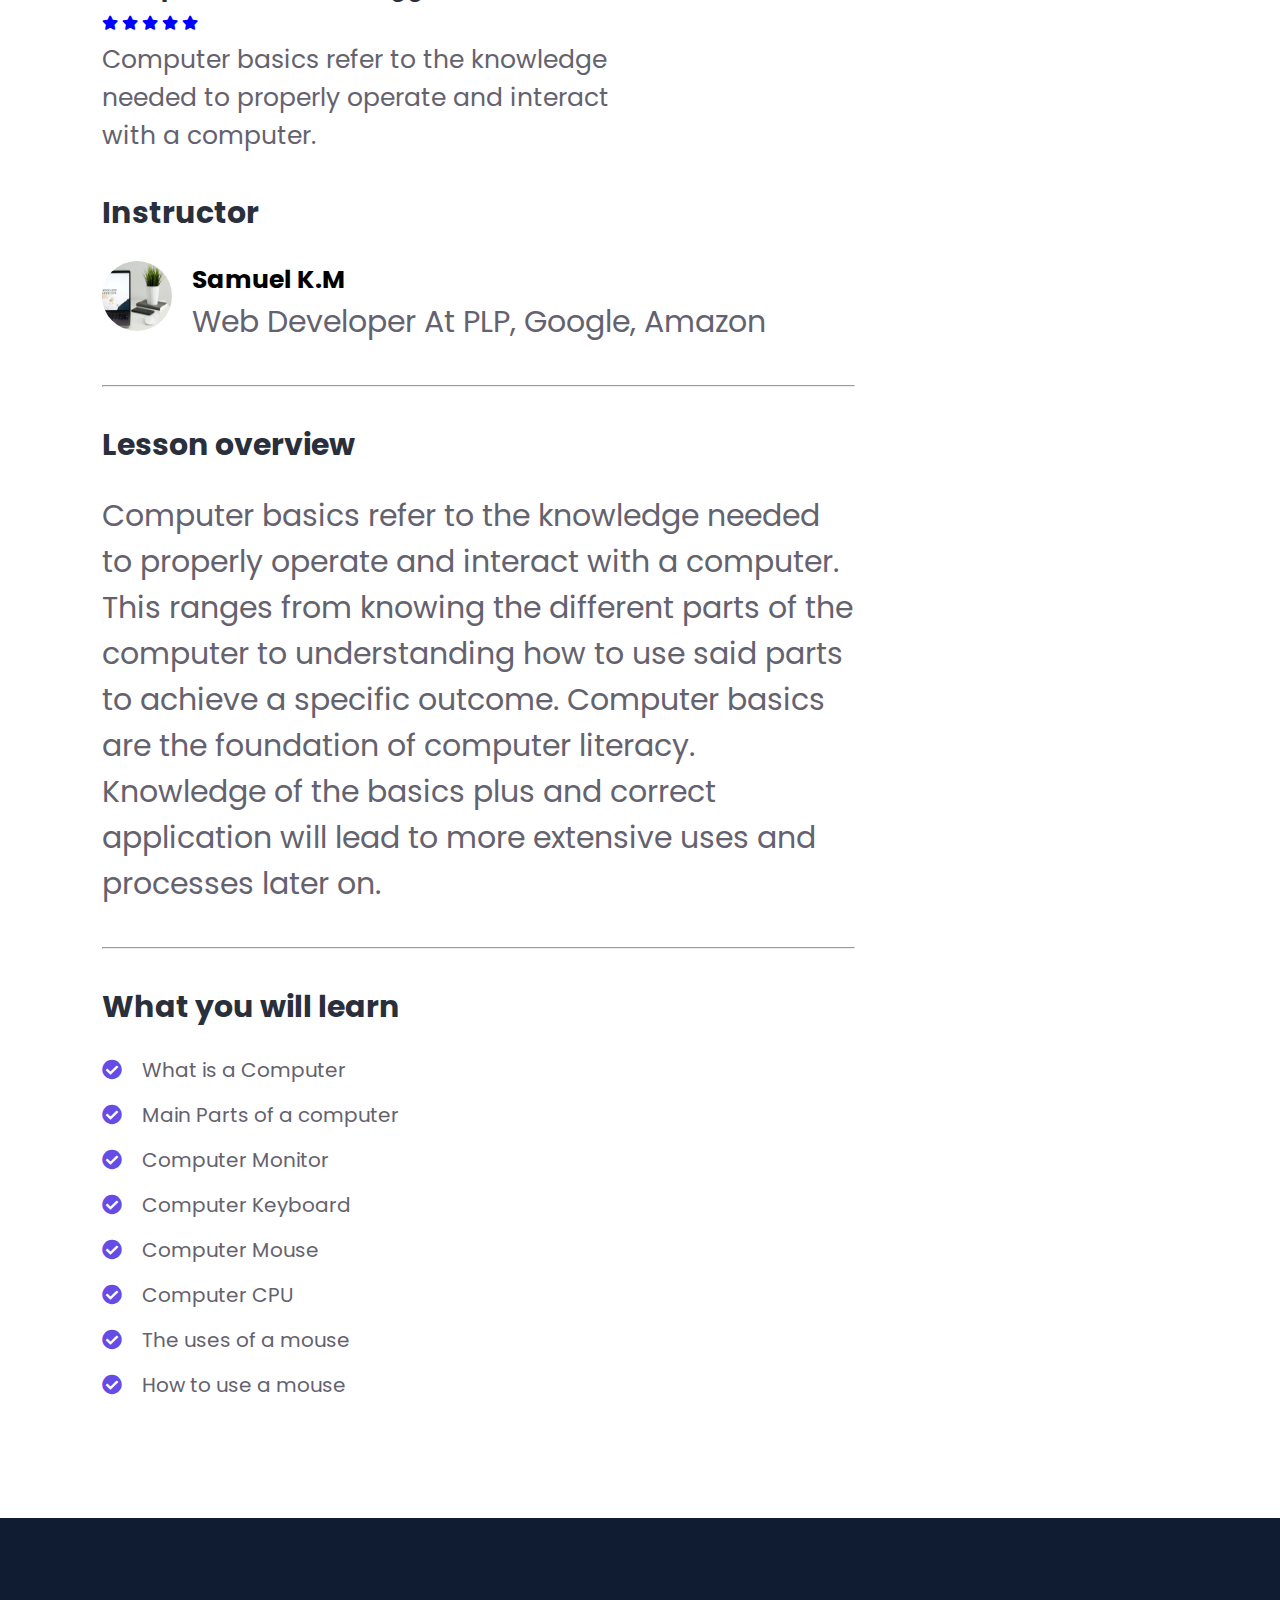
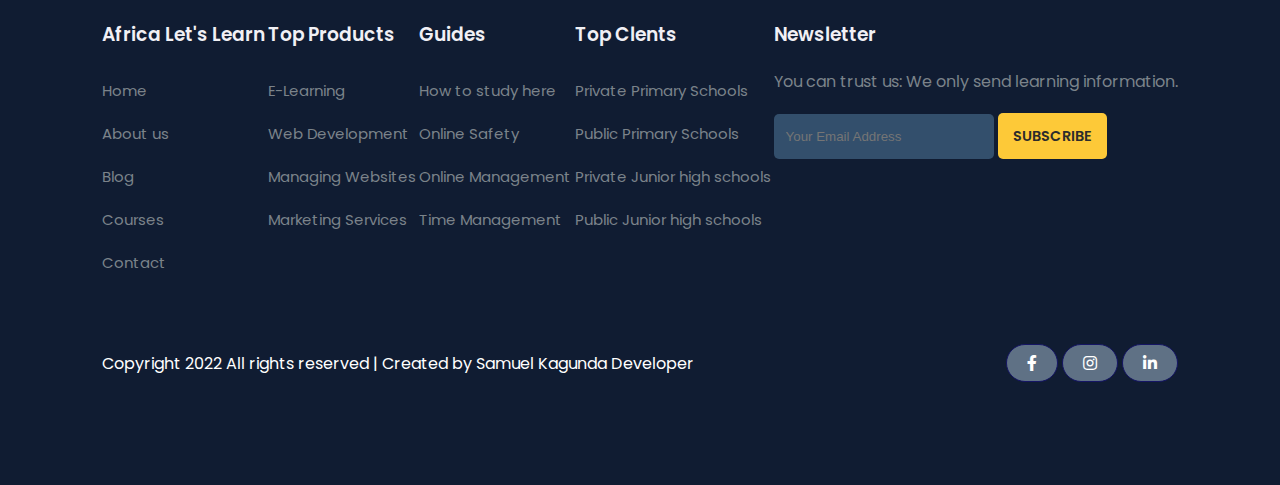
<file: Africa Lets Learn/course-inner.html>
<!DOCTYPE html>
<html lang="en" dir="ltr">
  <head>
    <meta charset="utf-8">
    <title>Africa Lets Learn Lessons</title>
    <link rel="stylesheet" href="style.css">
    <link rel="stylesheet" href="https:/pro.fontawesome.com/releases/v5.10.0/css/all.css" />
    <script src="https://code.jquery.com/jquery-3.6.1.min.js" integrity="sha256-o88AwQnZB+VDvE9tvIXrMQaPlFFSUTR+nldQm1LuPXQ=" crossorigin="anonymous"></script>
  </head>
  <body>
    <!--Navigation-->
    <nav>
      <img src="images/newl.PNG" alt="">
      <div class="Navigation">
        <ul>
          <i id="menu-close" class="fas fa-times"></i>
          <li><a href="index.html">Home</a></li>
          <li><a href="about.html">About</a></li>
          <li><a href="blog.html">Blog</a></li>
          <li><a class="active" href="course.html">Lessons</a></li>
          <li><a href="contact.html">Contact</a></li>
        </ul>
        <img id="menu-btn" src="images/menu.png" alt="">
      </div>
    </nav>

    <!--Home-->

    <section id="about-us">
      <h2>Enroll to Africa Let's Learn Lessons</h2>

    </section>

    <section id="course-inner">
      <div class="over-view">
        <img class="course-img" src="images/cov.webp" alt="">
        <div class="course-head">
          <div class="course-name">
            <h2>Computer Basics for begginers</h2>
            <div class="star">
                <i class="fas fa-star"></i>
                <i class="fas fa-star"></i>
                <i class="fas fa-star"></i>
                <i class="fas fa-star"></i>
                <i class="fas fa-star"></i>
            </div>
            <p>Computer basics refer to the knowledge needed to properly operate
            and interact with a computer.</p>
          </div>
          <span>Best for all</span>
        </div>
        <h3>Instructor</h3>
        <div class="tutor">
          <img src="images/c4.jpg" alt="">
          <div class="tutor-details">
            <h5>Samuel K.M</h5>
            <p>Web Developer At PLP, Google, Amazon</p>
          </div>
        </div>
        <hr>
        <h3>Lesson overview</h3>
        <p>Computer basics refer to the
          knowledge needed to properly operate and
          interact with a computer. This ranges from
          knowing the different parts of the computer to
          understanding how to use said parts to achieve
          a specific outcome. Computer basics are the foundation
          of computer literacy. Knowledge of the basics plus and
          correct application will lead to more extensive uses and processes later on.</p>
          <hr>
          <h3>What you will learn</h3>
          <div class="learn">
            <p><i class="far fa-check-circle"></i>What is a Computer</p>
            <p><i class="far fa-check-circle"></i>Main Parts of a computer</p>
            <p><i class="far fa-check-circle"></i>Computer Monitor</p>
            <p><i class="far fa-check-circle"></i>Computer Keyboard</p>
            <p><i class="far fa-check-circle"></i>Computer Mouse</p>
            <p><i class="far fa-check-circle"></i>Computer CPU</p>
            <p><i class="far fa-check-circle"></i>The uses of a mouse</p>
            <p><i class="far fa-check-circle"></i>How to use a mouse</p>
          </div>
      </div>
      <div class="enroll">
        <h3>Lesson details;</h3>
        <p><i class="far fa-video"></i>20 Minutes videos</p>
        <p><i class="far fa-newspaper"></i>Reading articles</p>
        <p><i class="far fa-cloud-download"></i>Downloads</p>
        <p><i class="far fa-infinity"></i>Full time access</p>
        <p><i class="far fa-mobile-alt"></i>Access on mobile and Tv</p>
        <p><i class="far fa-paperclip"></i>Assignments</p>
        <p><i class="far fa-trophy-alt"></i>Certificate of completion</p>
        <div class="enroll-btn">
          <a  class="blue" href="learningpage.html" title="Click on me to Start Learning">Start to Learn</a>
        </div>

      </div>
    </section>



    <footer>
      <div class="footer-col">
        <h3>Africa Let's Learn</h3>
        <li><a class="active" href="#home">Home</a></li>
        <li><a class="active" href="about.html">About us</a></li>
        <li><a class="active" href="blog.html">Blog</a></li>
        <li><a class="active" href="course.html">Courses</a></li>
        <li><a class="active" href="contact.html">Contact</a></li>
      </div>
      <div class="footer-col">
        <h3>Top Products</h3>
        <li>E-Learning</li>
        <li>Web Development</li>
        <li>Managing Websites</li>
        <li>Marketing Services</li>
      </div>
      <div class="footer-col">
        <h3>Guides</h3>
        <li>How to study here</li>
        <li>Online Safety</li>
        <li>Online Management</li>
        <li>Time Management</li>
      </div>
      <div class="footer-col">
        <h3>Top Clents</h3>
        <li>Private Primary Schools</li>
        <li>Public Primary Schools</li>
        <li>Private Junior high schools</li>
        <li>Public Junior high schools</li>
      </div>

      <div class="footer-col">
        <h3>Newsletter</h3>
        <p>You can trust us: We only send learning information.</p>
        <div class="subscribe">
          <input type="text" placeholder="Your Email Address">
          <a href="#" class="yellow">SUBSCRIBE</a>

        </div>

      </div>
      <div class="copyright">
        <p>Copyright 2022 All rights reserved | Created by Samuel Kagunda Developer</p>
        <div class="pro-links">
          <i class="fab fa-facebook-f"></i>
          <i class="fab fa-instagram"></i>
          <i class="fab fa-linkedin-in"></i>
        </div>

      </div>
    </footer>

    <script>
      $('#menu-btn').click(function() {
          $('nav .Navigation ul').addClass('active')
      });
      $('#menu-close').click(function() {
          $('nav .Navigation ul').removeClass('active')
      });
    </script>

  </body>
</html>
</file>
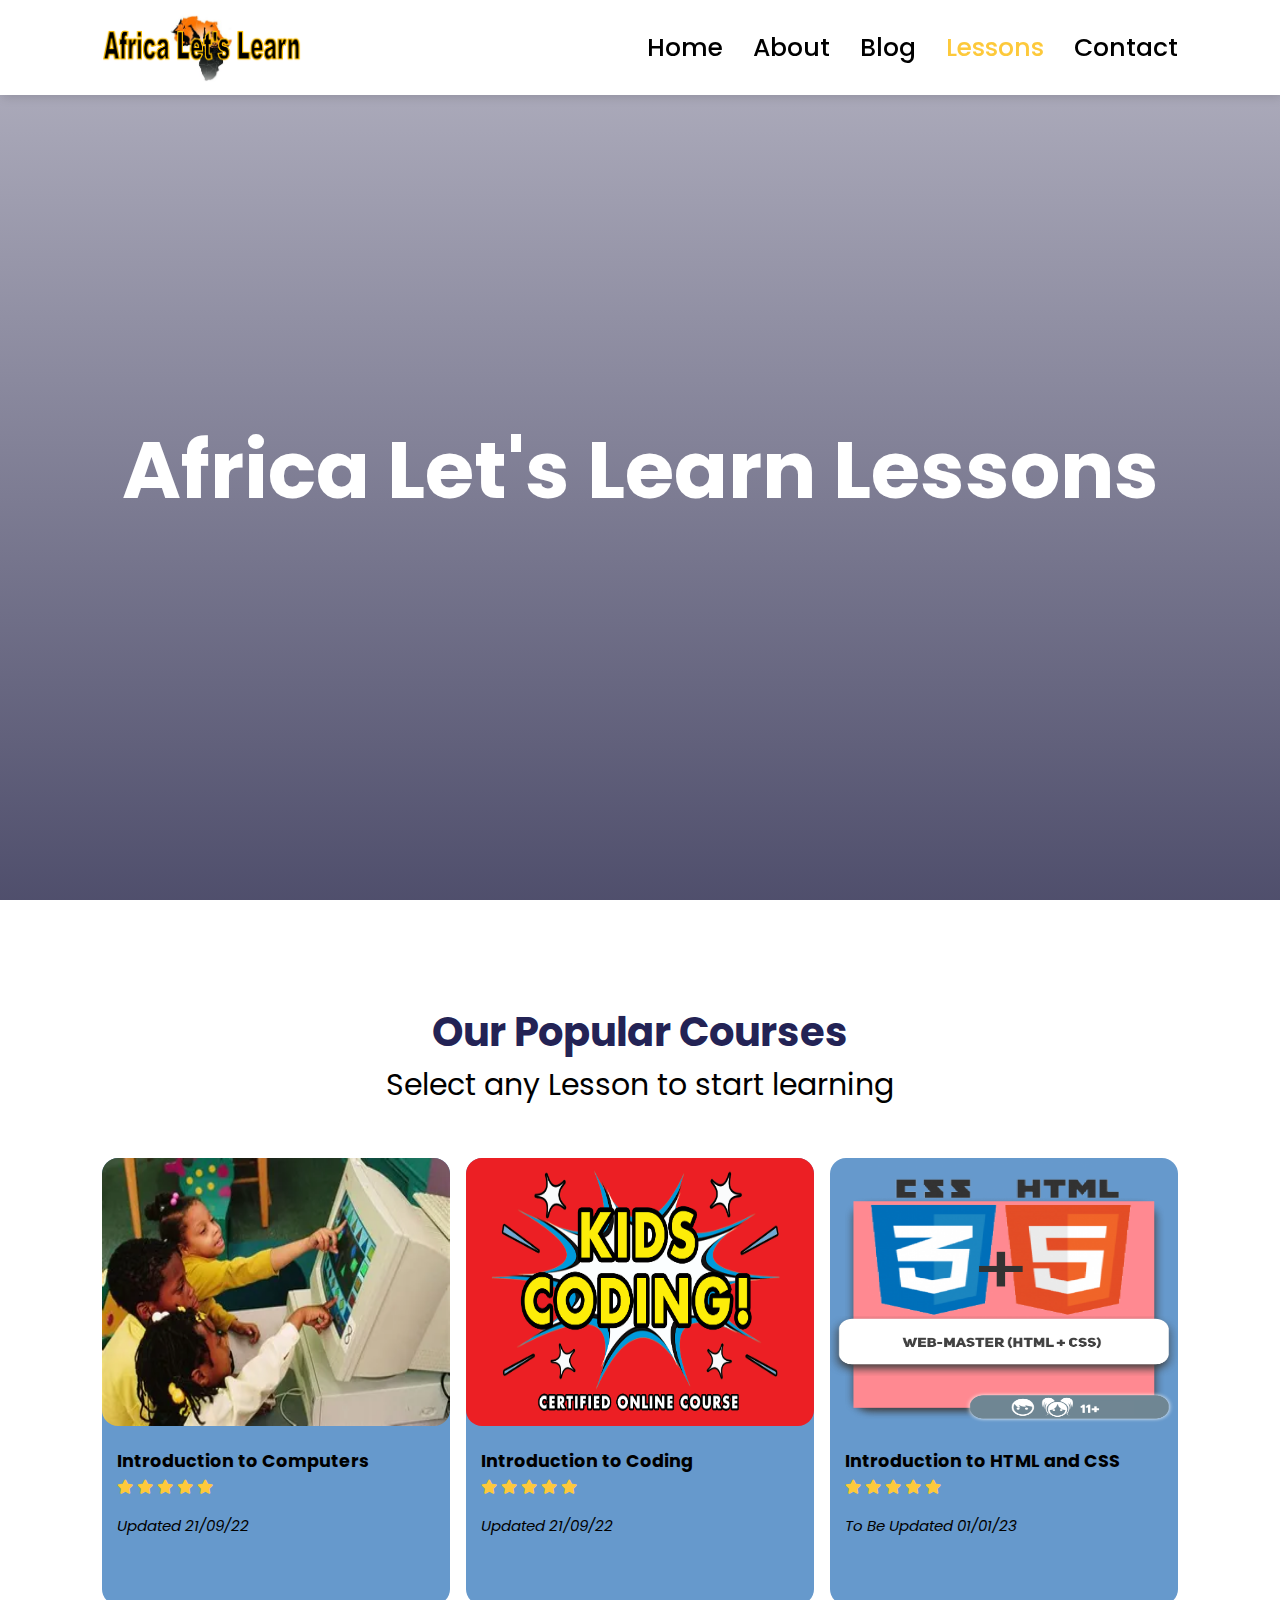
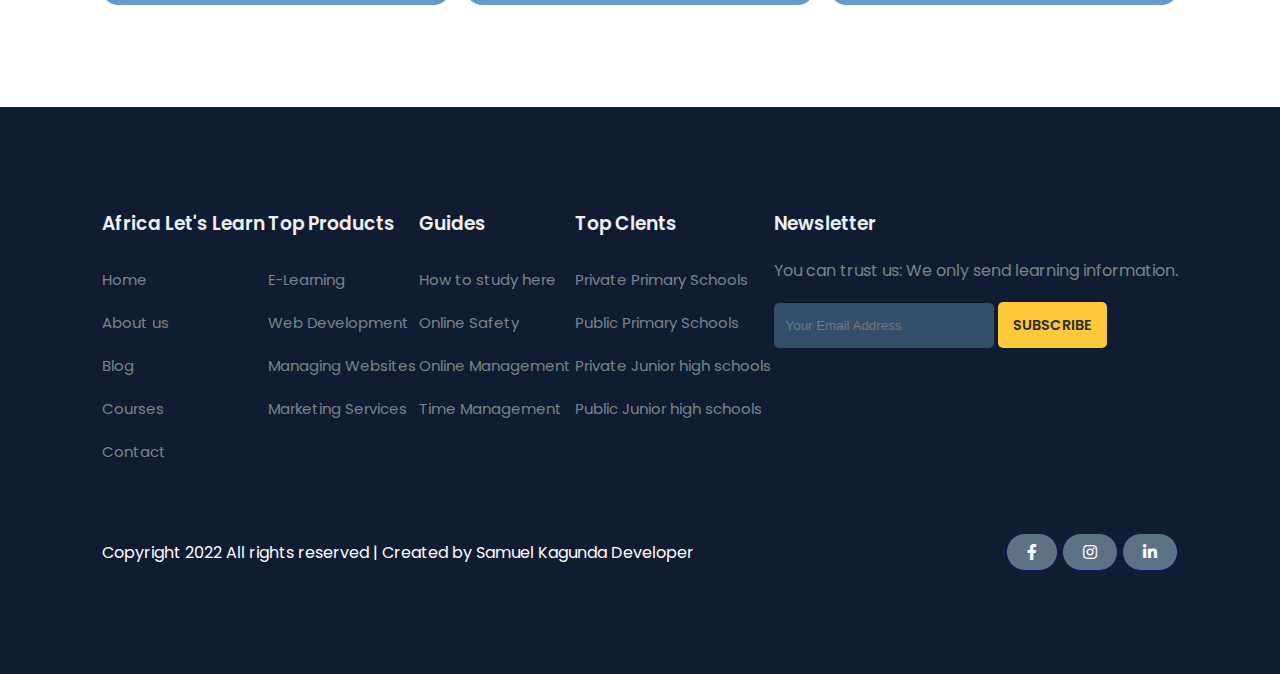
<file: Africa Lets Learn/course.html>
<!DOCTYPE html>
<html lang="en" dir="ltr">
  <head>
    <meta charset="utf-8">
    <title>ALL Lessons</title>
    <link rel="stylesheet" href="style.css">
    <link rel="stylesheet" href="https:/pro.fontawesome.com/releases/v5.10.0/css/all.css" />
    <script src="https://code.jquery.com/jquery-3.6.1.min.js" integrity="sha256-o88AwQnZB+VDvE9tvIXrMQaPlFFSUTR+nldQm1LuPXQ=" crossorigin="anonymous"></script>
  </head>
  <body>
    <!--Navigation-->
    <nav>
      <img src="images/newl.PNG" alt="">
      <div class="Navigation">
        <ul>
          <i id="menu-close" class="fas fa-times"></i>
          <li><a href="index.html">Home</a></li>
          <li><a href="about.html">About</a></li>
          <li><a href="blog.html">Blog</a></li>
          <li><a class="active" href="course.html">Lessons</a></li>
          <li><a href="contact.html">Contact</a></li>
        </ul>
        <img id="menu-btn" src="images/menu.png" alt="">
      </div>
    </nav>

    <!--Home-->

    <section id="course-header">
      <h2>Africa Let's Learn Lessons</h2>

    </section>

    <!--Courses-->
    <section id="course">
      <h1>Our Popular Courses</h1>
      <p>Select any Lesson to start learning</p>
      <div class="course-box">
          <div class="courses">
              <img onclick="window.location.href='course-inner.html';" src="images/cov.webp" title="Click on me to start learning"alt="">
              <div class="details">
                  <span>Updated 21/09/22</span>
                  <h6>Introduction to Computers</h6>
                  <div class="star">
                      <i class="fas fa-star"></i>
                      <i class="fas fa-star"></i>
                      <i class="fas fa-star"></i>
                      <i class="fas fa-star"></i>
                      <i class="fas fa-star"></i>
                      
                  </div>
              </div>
              <!--div class="cost">
                $49.99
              </div-->
          </div>
          <div class="courses">
                    <img src="images/kidscoding.png" onclick="window.location.href='coding.html';" title="Click on me to start learning"alt="">
                    <div class="details">
                        <span>Updated 21/09/22</span>
                        <h6>Introduction to Coding</h6>
                        <div class="star">
                            <i class="fas fa-star"></i>
                            <i class="fas fa-star"></i>
                            <i class="fas fa-star"></i>
                            <i class="fas fa-star"></i>
                            <i class="fas fa-star"></i>
                            
                        </div>
                    </div>
                    <!--div class="cost">
                      $49.99
                    </div-->
          </div>
          <div class="courses">
                  <img src="images/css.png" onclick="window.location.href='junior.html';" title="Lessons not ready"alt="">
                  <div class="details">
                      <span>To Be Updated 01/01/23</span>
                      <h6>Introduction to HTML and CSS</h6>
                      <div class="star">
                          <i class="fas fa-star"></i>
                          <i class="fas fa-star"></i>
                          <i class="fas fa-star"></i>
                          <i class="fas fa-star"></i>
                          <i class="fas fa-star"></i>
                          
                      </div>
                  </div>
                  <!--div class="cost">
                    $49.99
                  </div-->
          </div>

      </div>
    </section>



    <footer>
      <div class="footer-col">
        <h3>Africa Let's Learn</h3>
        <li><a class="active" href="#home">Home</a></li>
        <li><a class="active" href="about.html">About us</a></li>
        <li><a class="active" href="blog.html">Blog</a></li>
        <li><a class="active" href="course.html">Courses</a></li>
        <li><a class="active" href="contact.html">Contact</a></li>
      </div>
      <div class="footer-col">
        <h3>Top Products</h3>
        <li>E-Learning</li>
        <li>Web Development</li>
        <li>Managing Websites</li>
        <li>Marketing Services</li>
      </div>
      <div class="footer-col">
        <h3>Guides</h3>
        <li>How to study here</li>
        <li>Online Safety</li>
        <li>Online Management</li>
        <li>Time Management</li>
      </div>
      <div class="footer-col">
        <h3>Top Clents</h3>
        <li>Private Primary Schools</li>
        <li>Public Primary Schools</li>
        <li>Private Junior high schools</li>
        <li>Public Junior high schools</li>
      </div>

      <div class="footer-col">
        <h3>Newsletter</h3>
        <p>You can trust us: We only send learning information.</p>
        <div class="subscribe">
          <input type="text" placeholder="Your Email Address">
          <a href="#" class="yellow">SUBSCRIBE</a>

        </div>

      </div>
      <div class="copyright">
        <p>Copyright 2022 All rights reserved | Created by Samuel Kagunda Developer</p>
        <div class="pro-links">
          <i class="fab fa-facebook-f"></i>
          <i class="fab fa-instagram"></i>
          <i class="fab fa-linkedin-in"></i>
        </div>

      </div>
    </footer>

    <script>
      $('#menu-btn').click(function() {
          $('nav .Navigation ul').addClass('active')
      });
      $('#menu-close').click(function() {
          $('nav .Navigation ul').removeClass('active')
      });
    </script>

  </body>
</html>
</file>
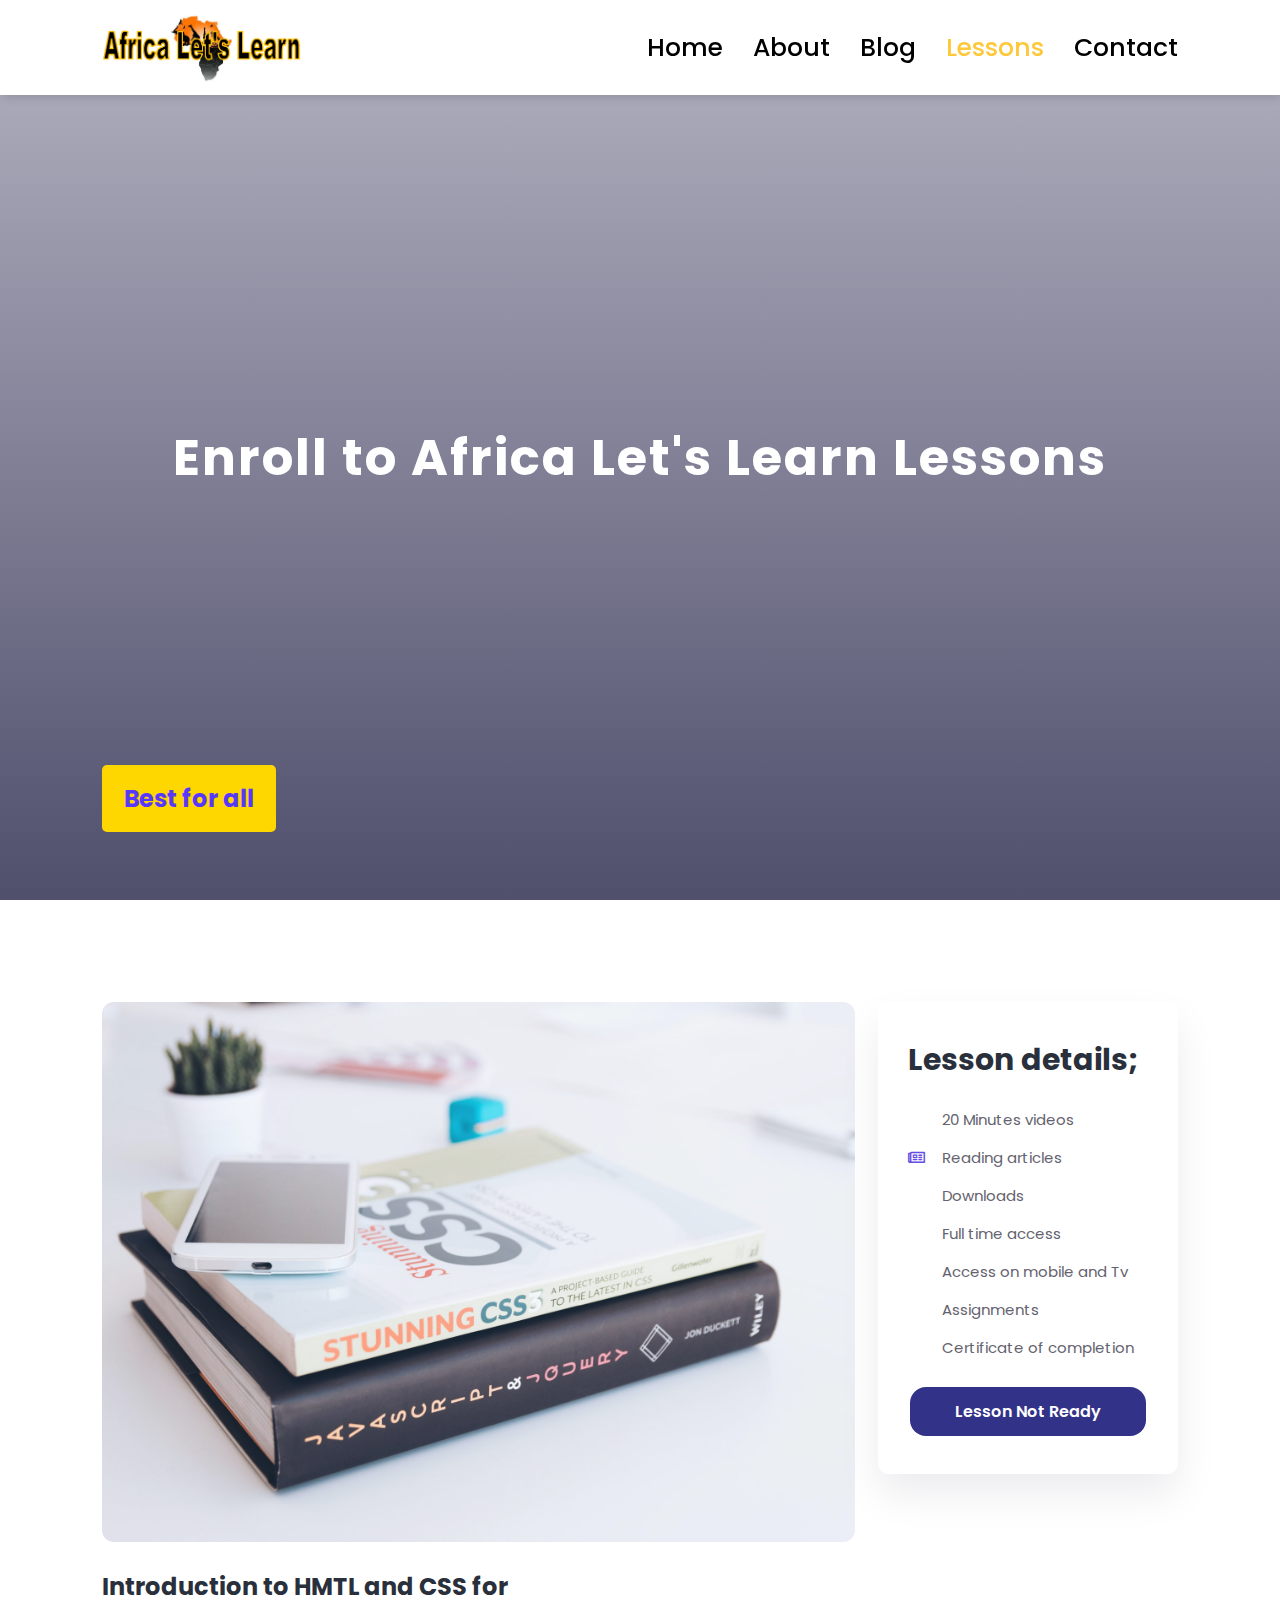
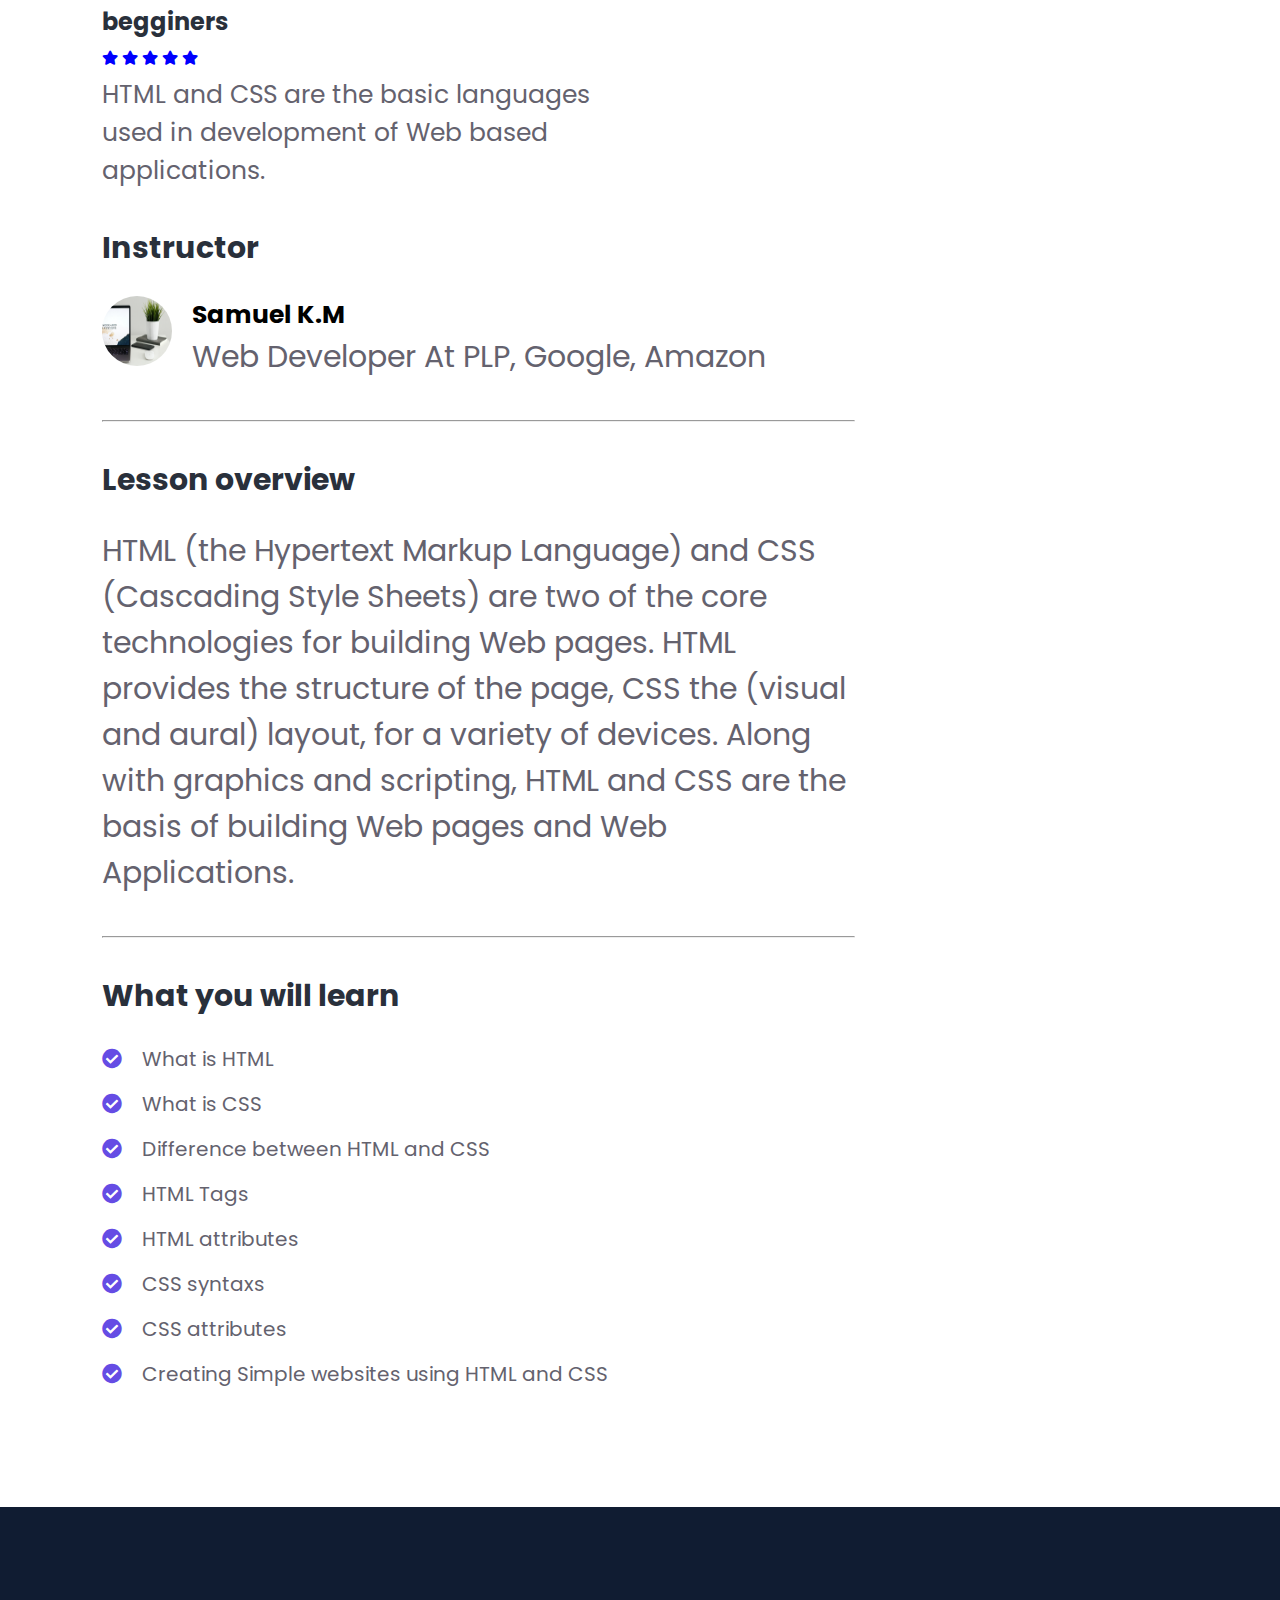
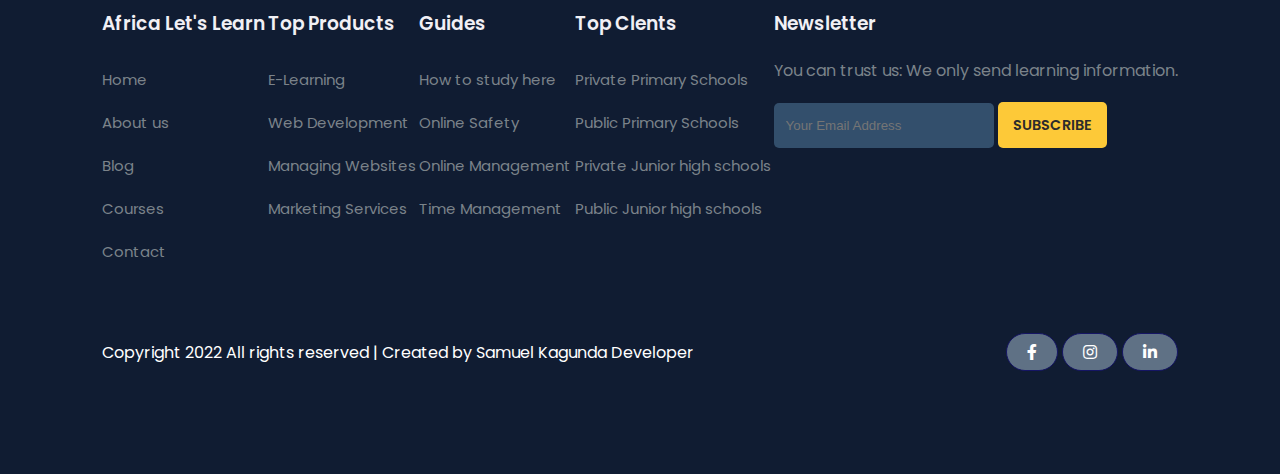
<file: Africa Lets Learn/junior.html>
<!DOCTYPE html>
<html lang="en" dir="ltr">
  <head>
    <meta charset="utf-8">
    <title>Africa Lets Learn Lessons</title>
    <link rel="stylesheet" href="style.css">
    <link rel="stylesheet" href="https:/pro.fontawesome.com/releases/v5.10.0/css/all.css" />
    <script src="https://code.jquery.com/jquery-3.6.1.min.js" integrity="sha256-o88AwQnZB+VDvE9tvIXrMQaPlFFSUTR+nldQm1LuPXQ=" crossorigin="anonymous"></script>
  </head>
  <body>
    <!--Navigation-->
    <nav>
      <img src="images/newl.PNG" alt="">
      <div class="Navigation">
        <ul>
          <i id="menu-close" class="fas fa-times"></i>
          <li><a href="index.html">Home</a></li>
          <li><a href="about.html">About</a></li>
          <li><a href="blog.html">Blog</a></li>
          <li><a class="active" href="course.html">Lessons</a></li>
          <li><a href="contact.html">Contact</a></li>
        </ul>
        <img id="menu-btn" src="images/menu.png" alt="">
      </div>
    </nav>

    <!--Home-->

    <section id="about-us">
      <h2>Enroll to Africa Let's Learn Lessons</h2>

    </section>

    <section id="course-inner">
      <div class="over-view">
        <img class="course-img" src="images/c2.jpg" alt="">
        <div class="course-head">
          <div class="course-name">
            <h2>Introduction to HMTL and CSS for begginers</h2>
            <div class="star">
                <i class="fas fa-star"></i>
                <i class="fas fa-star"></i>
                <i class="fas fa-star"></i>
                <i class="fas fa-star"></i>
                <i class="fas fa-star"></i>
            </div>
            <p>HTML and CSS are the basic languages used in development of Web based applications.</p>
          </div>
          <span>Best for all</span>
        </div>
        <h3>Instructor</h3>
        <div class="tutor">
          <img src="images/c4.jpg" alt="">
          <div class="tutor-details">
            <h5>Samuel K.M</h5>
            <p>Web Developer At PLP, Google, Amazon</p>
          </div>
        </div>
        <hr>
        <h3>Lesson overview</h3>
        <p>HTML (the Hypertext Markup Language) and CSS
          (Cascading Style Sheets) are two of the core
          technologies for building Web pages. HTML provides
          the structure of the page, CSS the (visual and aural)
          layout, for a variety of devices. Along with graphics and scripting,
          HTML and CSS are the basis of building Web pages and Web Applications.</p>
          <hr>
          <h3>What you will learn</h3>
          <div class="learn">
            <p><i class="far fa-check-circle"></i>What is HTML</p>
            <p><i class="far fa-check-circle"></i>What is CSS</p>
            <p><i class="far fa-check-circle"></i>Difference between HTML and CSS</p>
            <p><i class="far fa-check-circle"></i>HTML Tags</p>
            <p><i class="far fa-check-circle"></i>HTML attributes</p>
            <p><i class="far fa-check-circle"></i>CSS syntaxs</p>
            <p><i class="far fa-check-circle"></i>CSS attributes</p>
            <p><i class="far fa-check-circle"></i>Creating Simple websites using HTML and CSS</p>
          </div>
      </div>
      <div class="enroll">
        <h3>Lesson details;</h3>
        <p><i class="far fa-video"></i>20 Minutes videos</p>
        <p><i class="far fa-newspaper"></i>Reading articles</p>
        <p><i class="far fa-cloud-download"></i>Downloads</p>
        <p><i class="far fa-infinity"></i>Full time access</p>
        <p><i class="far fa-mobile-alt"></i>Access on mobile and Tv</p>
        <p><i class="far fa-paperclip"></i>Assignments</p>
        <p><i class="far fa-trophy-alt"></i>Certificate of completion</p>
        <div class="enroll-btn">
          <a  class="blue" href="#" title="">Lesson Not Ready</a>
        </div>

      </div>
    </section>



    <footer>
      <div class="footer-col">
        <h3>Africa Let's Learn</h3>
        <li><a class="active" href="#home">Home</a></li>
        <li><a class="active" href="about.html">About us</a></li>
        <li><a class="active" href="blog.html">Blog</a></li>
        <li><a class="active" href="course.html">Courses</a></li>
        <li><a class="active" href="contact.html">Contact</a></li>
      </div>
      <div class="footer-col">
        <h3>Top Products</h3>
        <li>E-Learning</li>
        <li>Web Development</li>
        <li>Managing Websites</li>
        <li>Marketing Services</li>
      </div>
      <div class="footer-col">
        <h3>Guides</h3>
        <li>How to study here</li>
        <li>Online Safety</li>
        <li>Online Management</li>
        <li>Time Management</li>
      </div>
      <div class="footer-col">
        <h3>Top Clents</h3>
        <li>Private Primary Schools</li>
        <li>Public Primary Schools</li>
        <li>Private Junior high schools</li>
        <li>Public Junior high schools</li>
      </div>

      <div class="footer-col">
        <h3>Newsletter</h3>
        <p>You can trust us: We only send learning information.</p>
        <div class="subscribe">
          <input type="text" placeholder="Your Email Address">
          <a href="#" class="yellow">SUBSCRIBE</a>

        </div>

      </div>
      <div class="copyright">
        <p>Copyright 2022 All rights reserved | Created by Samuel Kagunda Developer</p>
        <div class="pro-links">
          <i class="fab fa-facebook-f"></i>
          <i class="fab fa-instagram"></i>
          <i class="fab fa-linkedin-in"></i>
        </div>

      </div>
    </footer>

    <script>
      $('#menu-btn').click(function() {
          $('nav .Navigation ul').addClass('active')
      });
      $('#menu-close').click(function() {
          $('nav .Navigation ul').removeClass('active')
      });
    </script>

  </body>
</html>
</file>
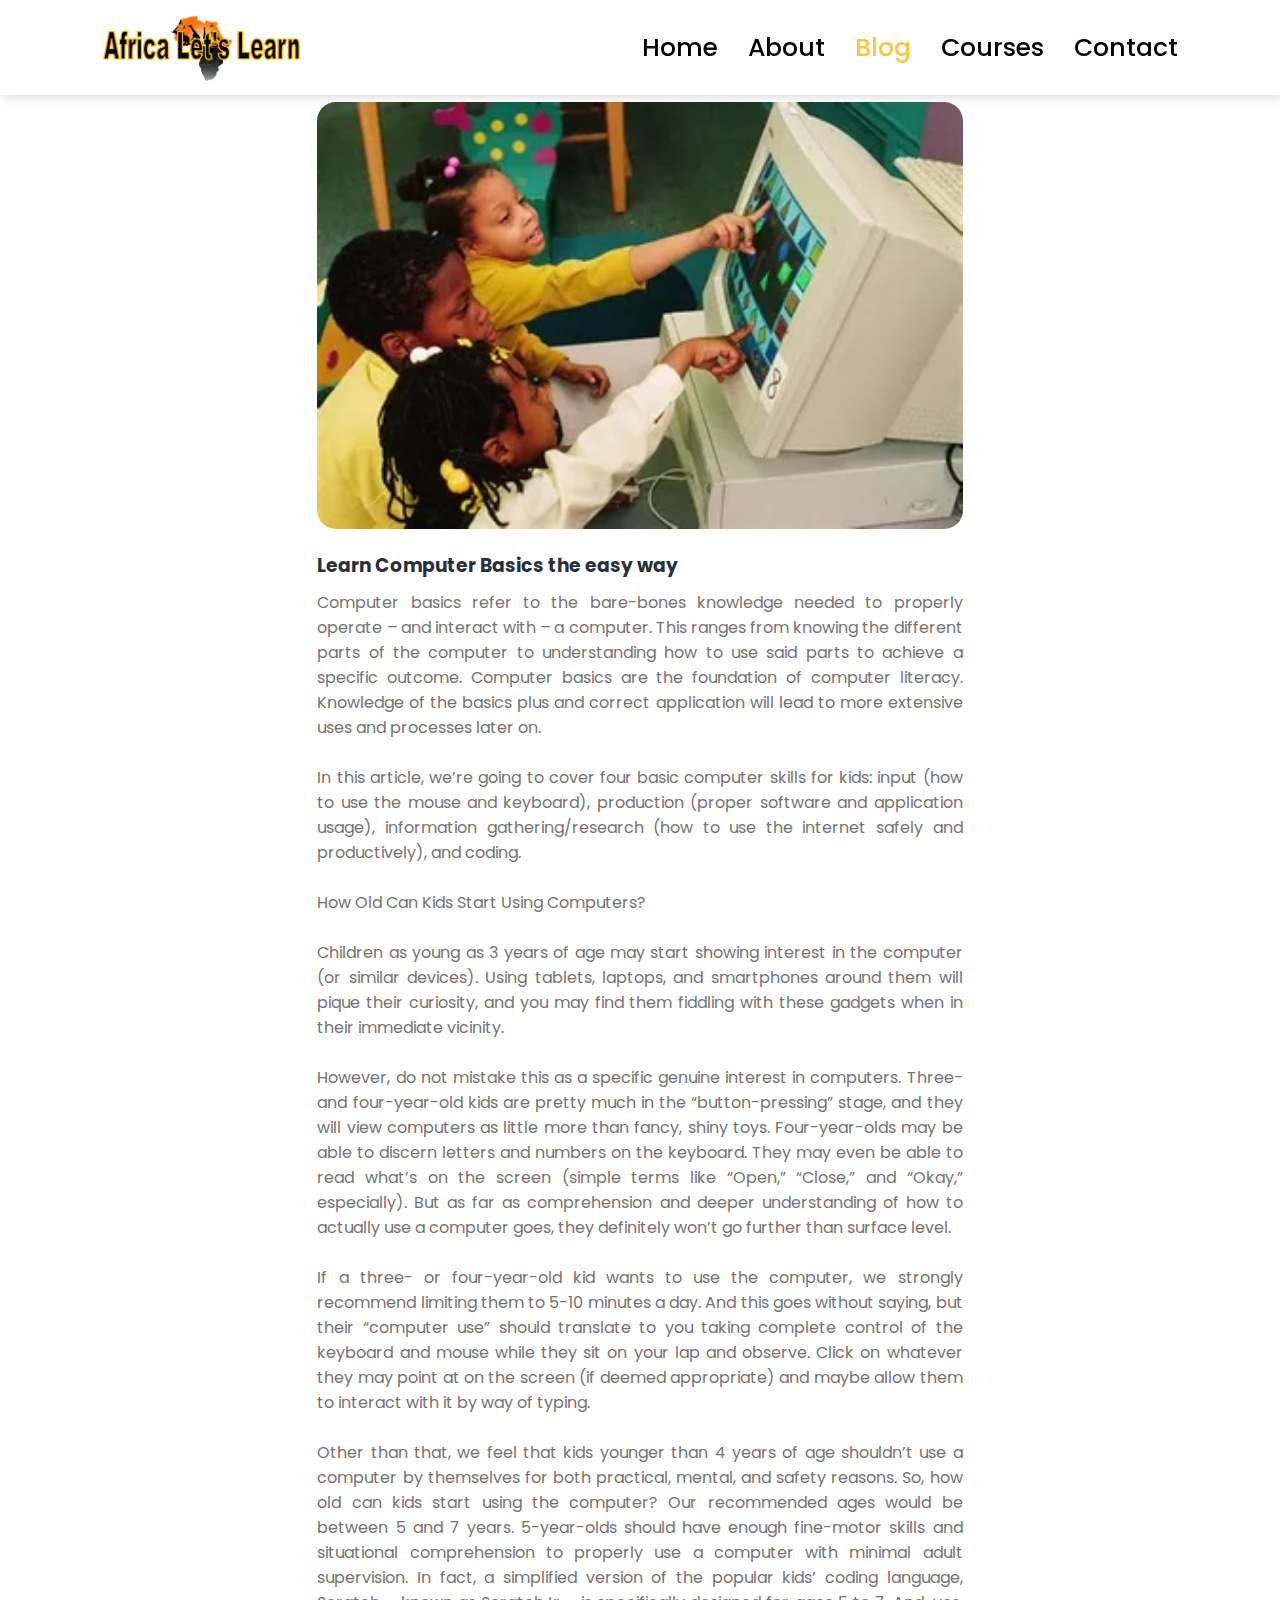
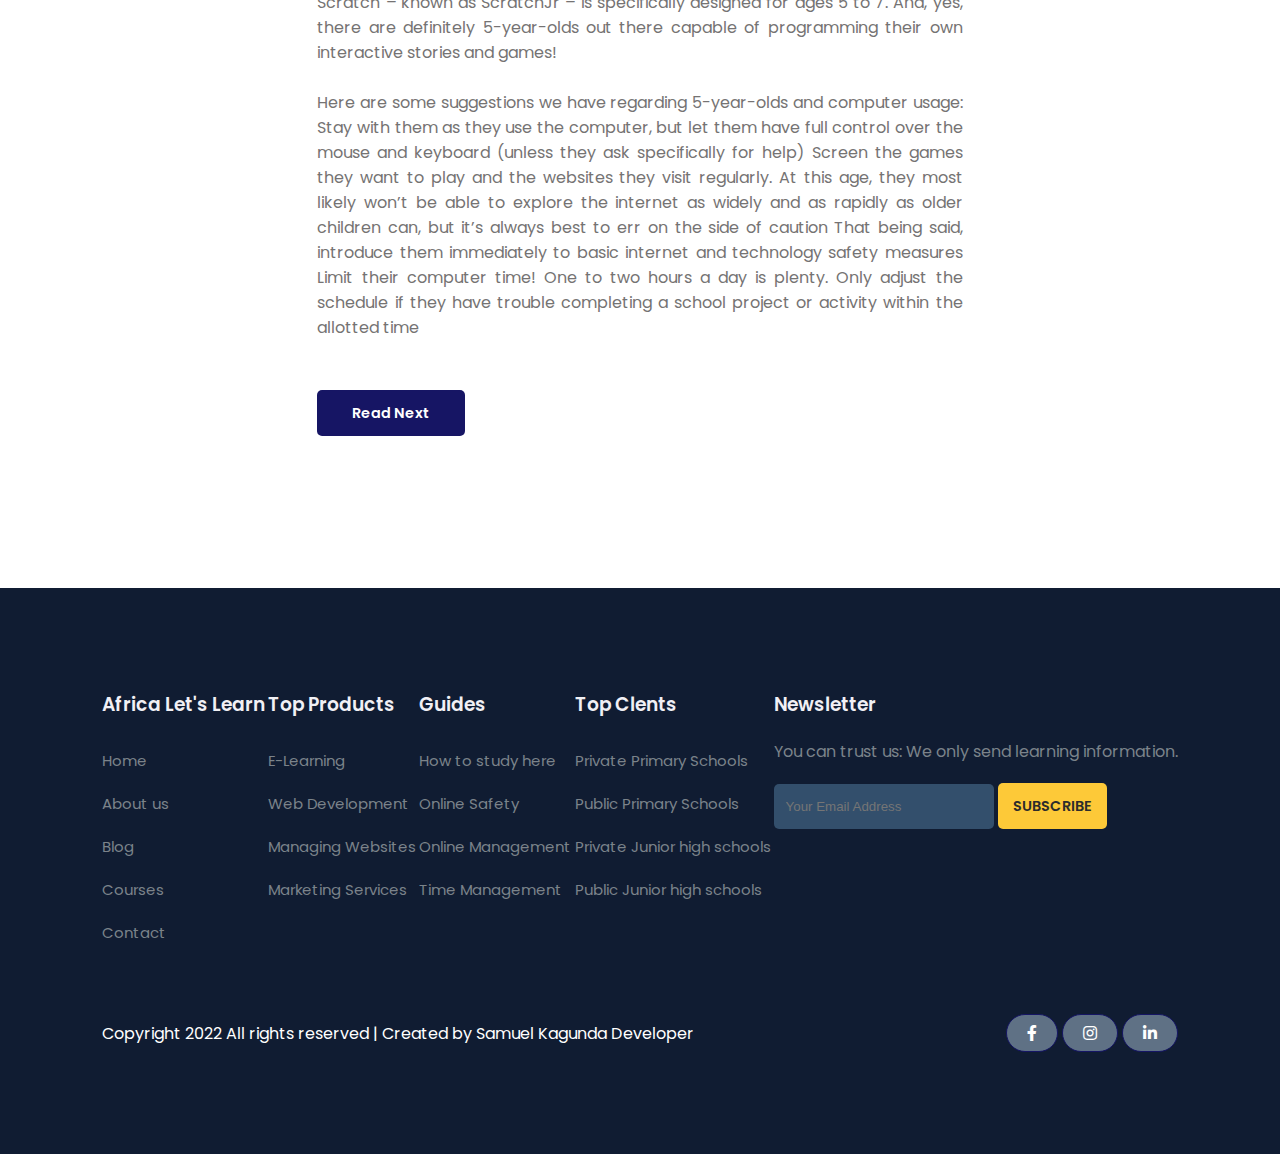
<file: Africa Lets Learn/post.html>
<!DOCTYPE html>
<html lang="en" dir="ltr">
  <head>
    <meta charset="utf-8">
    <title>Africa Lets Learn</title>
    <link rel="stylesheet" href="style.css">
    <link rel="stylesheet" href="https:/pro.fontawesome.com/releases/v5.10.0/css/all.css" />
    <script src="https://code.jquery.com/jquery-3.6.1.min.js" integrity="sha256-o88AwQnZB+VDvE9tvIXrMQaPlFFSUTR+nldQm1LuPXQ=" crossorigin="anonymous"></script>
  </head>
  <body>
    <!--Navigation-->
    <nav>
      <img src="images/newl.PNG" alt="">
      <div class="Navigation">
        <ul>
          <i id="menu-close" class="fas fa-times"></i>
          <li><a href="index.html">Home</a></li>
          <li><a href="about.html">About</a></li>
          <li><a  class="active" href="blog.html">Blog</a></li>
          <li><a href="course.html">Courses</a></li>
          <li><a href="contact.html">Contact</a></li>
        </ul>
        <img id="menu-btn" src="images/menu.png" alt="">
      </div>
    </nav>

    <!--Home-->
    <section id="blog-container">
      <div class="blogs blogpost">
        <div class="post">
          <img src="images/cov.webp" alt="">
          <h3>Learn Computer Basics the easy way</h3>
          <p>Computer basics refer to the bare-bones knowledge needed to properly operate
             – and interact with – a computer. This ranges from knowing the different parts
            of the computer to understanding how to use said parts to achieve a specific outcome.
            Computer basics are the foundation of computer literacy. Knowledge of the basics plus
            and correct application will lead to more extensive uses and processes later on.
            <br><br>
            In this article, we’re going to cover four basic computer skills for kids: input
            (how to use the mouse and keyboard), production (proper software and application usage),
            information gathering/research (how to use the internet safely and productively), and coding.
            <br><br>
            How Old Can Kids Start Using Computers?
            <br><br>
            Children as young as 3 years of age may start showing interest in the computer (or similar devices).
            Using tablets, laptops, and smartphones around them will pique their curiosity, and you may find them
            fiddling with these gadgets when in their immediate vicinity.
            <br><br>
            However, do not mistake this as a specific genuine interest in computers.
            Three- and four-year-old kids are pretty much in the “button-pressing” stage,
            and they will view computers as little more than fancy, shiny toys.
            Four-year-olds may be able to discern letters and numbers on the keyboard.
            They may even be able to read what’s on the screen (simple terms like “Open,”
            “Close,” and “Okay,” especially). But as far as comprehension and deeper
            understanding of how to actually use a computer goes, they definitely won’t go further than surface level.
            <br><br>
            If a three- or four-year-old kid wants to use the computer, we strongly recommend limiting them to 5-10 minutes a day.
            And this goes without saying, but their “computer use” should translate to you taking complete control of the keyboard
            and mouse while they sit on your lap and observe. Click on whatever they may point at on the screen (if deemed appropriate)
            and maybe allow them to interact with it by way of typing.<br><br>
            Other than that, we feel that kids younger than 4 years of age shouldn’t use a computer by themselves for both practical, mental, and safety reasons.
            So, how old can kids start using the computer? Our recommended ages would be between 5 and 7 years.
            5-year-olds should have enough fine-motor skills and situational comprehension to properly use a computer with minimal
            adult supervision. In fact, a simplified version of the popular kids’ coding language, Scratch – known as ScratchJr –
            is specifically designed for ages 5 to 7. And, yes, there are definitely 5-year-olds out there capable of programming
            their own interactive stories and games! <br><br>
            Here are some suggestions we have regarding 5-year-olds and computer usage:
            Stay with them as they use the computer, but let them have full control over the mouse and keyboard (unless they ask specifically for help)
            Screen the games they want to play and the websites they visit regularly. At this age, they most likely won’t be able to explore the internet
            as widely and as rapidly as older children can, but it’s always best to err on the side of caution
            That being said, introduce them immediately to basic internet and technology safety measures
            Limit their computer time! One to two hours a day is plenty. Only adjust the schedule if they have trouble completing a school project or
            activity within the allotted time
          </p>
          <a href="#">Read Next</a>
        </div>

      </div>

    </section>


    <footer>
      <div class="footer-col">
        <h3>Africa Let's Learn</h3>
        <li><a class="active" href="#home">Home</a></li>
        <li><a class="active" href="about.html">About us</a></li>
        <li><a class="active" href="blog.html">Blog</a></li>
        <li><a class="active" href="course.html">Courses</a></li>
        <li><a class="active" href="contact.html">Contact</a></li>
      </div>
      <div class="footer-col">
        <h3>Top Products</h3>
        <li>E-Learning</li>
        <li>Web Development</li>
        <li>Managing Websites</li>
        <li>Marketing Services</li>
      </div>
      <div class="footer-col">
        <h3>Guides</h3>
        <li>How to study here</li>
        <li>Online Safety</li>
        <li>Online Management</li>
        <li>Time Management</li>
      </div>
      <div class="footer-col">
        <h3>Top Clents</h3>
        <li>Private Primary Schools</li>
        <li>Public Primary Schools</li>
        <li>Private Junior high schools</li>
        <li>Public Junior high schools</li>
      </div>

      <div class="footer-col">
        <h3>Newsletter</h3>
        <p>You can trust us: We only send learning information.</p>
        <div class="subscribe">
          <input type="text" placeholder="Your Email Address">
          <a href="#" class="yellow">SUBSCRIBE</a>

        </div>

      </div>
      <div class="copyright">
        <p>Copyright 2022 All rights reserved | Created by Samuel Kagunda Developer</p>
        <div class="pro-links">
          <i class="fab fa-facebook-f"></i>
          <i class="fab fa-instagram"></i>
          <i class="fab fa-linkedin-in"></i>
        </div>

      </div>
    </footer>

    <script>
      $('#menu-btn').click(function() {
          $('nav .Navigation ul').addClass('active')
      });
      $('#menu-close').click(function() {
          $('nav .Navigation ul').removeClass('active')
      });
    </script>

  </body>
</html>
</file>
<file: Africa Lets Learn/style.css>
@import url('htpps://fonts.googleapis.com/css2?family=Poppins:wght@100;200;300;400:500;600;700;800;900&display=swap');
*{
  margin: 0;
  padding: 0;
  box-sizing: border-box;
}
body{
  font-family: 'Poppins', sans-serif;
  background: white;

}

/*Global tags*/
h1{
  font-size: 2.5rem;
  font-weight: 700;
  color: rgba(35, 35, 85);
}
span{
  font-size: .9rem;
  color: #757373;
}
h6{
  font-size: 1.1rem;
  color: rgba (24, 24, 49);
}

/*Navigations*/
nav{
  position: fixed;
  width: 100%;
  display: flex;
  background: #fff;
  flex-direction: row;
  justify-content: space-between;
  align-items: center;
  padding: 1vw 8vw;
  box-shadow: 2px 2px 10px rgba(0,0,0,0.15);
  z-index: 999;
}
nav img{
  width: 200px;
  padding: 0;
  cursor: pointer;
}
nav .Navigation{
  display: flex;
}
#menu-btn{
  width: 30px;
  height: 30px;
  display: none;
}
#menu-close{
  display: none;
}
nav .Navigation ul{
  display: flex;
  justify-content: flex-end;
  align-items: center;
}
nav .Navigation ul li{
  list-style: none;
  margin-left: 30px;
}
nav .Navigation ul li a{
  text-decoration: none;
  color: #000;
  font-size: 25px;
  font-weight: 500;
  transition: 0.3s ease;
}
nav .Navigation ul li button{
  background: black;
  color: #fff;
  padding: 13px 35px;
  cursor: pointer;
  font-size: 19px;
  border-radius: 25px;
  letter-spacing: 1px;
  font-weight: 600;
  border: none;
}
nav .Navigation ul li button:hover{
  color: black;
  background: gold;

}
nav .Navigation ul li a.active{
  color: #FDC93B;
}
nav .Navigation ul li a:hover{
  color: #FDC93B;
}

/*Home*/
#home{
  background-image: linear-gradient(rgba(9, 5, 54, 0.3),rgba(5, 4, 46, 0.7)),url("https://s3-ap-south-1.amazonaws.com/klayschoolslive/wp-content/uploads/2020/06/24180804/Final_Banner_Learn%40home-1.gif");
  width: 100%;
  height: 100vh;
  background-size: cover;
  background-position: center;
  display: flex;
  flex-direction: column;
  justify-content: center;
  align-items: center;
  text-align: center;
  padding-top: 10px;
}
#home h2{
  color: #fff;
  font-size: 40px;
  letter-spacing: 1px;
  top: 0;
  
}
#home p{
  width: 50%;
  color: #fff;
  font-size: 20px;
  letter-spacing: 1px;
  line-height: 25px;
}
#home .btn{
  margin-top: 30px;
  justify-content: space-between;
}
#home a{
  text-decoration: none;
  font-size: 0.9rem;
  padding: 13px 35px;
  background-color: #fff;
  font-weight: 600;
  border-radius: 25px;
}
#home a.blue{
  color: #000;
  background: white;
  transition: 0.3s ease;
}
#home a.blue:hover{
  color: rgba(21, 21, 100);
  background:#FDC938;
}
#home a.yellow{
  color: #fff;
  background: #FDC938;
  transition: 0.3s ease;
}
#home a.yellow:hover{
  color: rgba(21, 21, 100);
  background:#fff;
}

/*features*/
#features{
  padding: 5vw 8vw 0 8vw;
  text-align: center;
}
#features .fea-base{
  display: grid;
  grid-template-columns: repeat(auto-fit, minmax(320px, 1fr));
  grid-gap: 1rem;
  margin-top: 50px;
}
#features .fea-box{
  background: #6699cc;
  text-align: start;
  padding: 30px;
  border-radius: 16px;
  cursor: pointer;
}
#features .fea-box:hover{
  cursor: pointer;
  transform: scale(1.05);
  transition: all 1s ease;
}
#features .fea-box i{
  font-size: 2.3rem;
  color: rgba(44, 44, 80);
}
#features .fea-box h3{
  font-size: 1.2rem;
  font-weight: 600;
  color: rgba(46, 46, 59);
  padding: 13px 0 7px 0;
}
#features .fea-box p{
  font-size: 1rem;
  font-weight: 400;
  color: rgba(46, 46, 59);
}
/*course*/
#course-header{
  background-image: linear-gradient(rgba(9, 5, 54, 0.3),rgba(5, 4, 46, 0.7)),url("https://capitolmagnet.org/wp-content/uploads/2020/12/Online-Learning-Landing-Page-Main-Image.gif");
  width: 100%;
  height: 100vh;
  background-size: cover;
  background-position: center;
  display: flex;
  flex-direction: column;
  justify-content: center;
  align-items: center;
  text-align: center;
  padding-top: 40px;
}
#course-header h2{
  font-size: 80px;
  color: #fff;
}
#course{
  padding: 8vw 8vw 8vw 8vw;
  text-align: center;
}
#course p{
  font-size: 30px;
}
#course .course-box{
  display: grid;
  grid-template-columns: repeat(auto-fit, minmax(320px, 1fr));
  grid-gap: 1rem;
  margin-top: 50px;
}
#course .courses{
  text-align: start;
  background: #6699cc;
  height: 100%;
  border-radius: 16px;

  position: relative;
  transition: 1s;
}
#course .courses:hover{
  transform: scale(1.1);
  z-index: 2;
}
#course .courses img{
  width: 100%;
  height: 60%;
  background-size: cover;
  background-position: center;
  border-radius: 16px;
  cursor: pointer;
}
#course .courses .details{
  padding: 15px 15px 0 15px;
}
#course .courses .details span{
  font-style: italic;
  font-size: 15px;
  color: #000;
}
#course .courses .details i{
  color: #FDC93B;
  font-size: .9rem;
  padding-bottom: 30px;
}
#course .courses .cost{
  font-size: 15px;
  color: #fff;
  line-height: 70px;
  width: 100px;
  height: 50px;
  text-align: center;
  border-radius: 16px;
  position: absolute;
  right: 15px;
  bottom: 140px;
}

/*registration*/
#registration{
  padding: 6vw 8vw 6vw 8vw;
  background-image: linear-gradient(rgba(99, 112, 168, 0.5), rgba(81, 91, 233, 0.5)), url("images/pher.jpg");
  width: 100%;
  height: 100%;
  background-size: cover;
  background-position: center;
  display: flex;
  justify-content: space-between;
  align-items: center;
}
#registration .reminder{
  color: #fff;
}
#registration .reminder p{
  color: #fff;
  font-size: 30px;
}
#registration .reminder h1{
  color: #fff;
}
#registration .reminder .time{
  display: flex;
  margin-top: 40px;
}
#registration .reminder .time .date{
  text-align: center;
  padding: 13px 33px;
  background: rgba(255, 255, 255, 0.25);
  backdrop-filter: blur(4px);
  box-shadow: 0 8px 32px 0 rgba(31, 38, 135, 0.37);
  border-radius: 10px;
  margin: 0 5px 10px 5px;
  border: 1px solid rgba(255, 255, 255, 0.18);
  font-size: 2.1rem;
  font-weight: 600;
}
#registration .form{
  background: #fff;
  border-radius: 8px;
  display: flex;
  flex-direction: column;
  padding: 40px;
  box-shadow: 0 8px 32px 0 rgba(31, 38, 135, 0.37);
}
#registration .form img{
  width: 100%;
}
#registration .form input{
  margin: 15px 0;
  font-size: 25px;
  padding: 15px 10px;
  border: 1px solid rgb(17, 16, 21);
  outline: none;
  border-radius: 30px;
}
#registration .form input::placeholder{
  color: #413c3c;
  font-weight: 500;
  font-size: 0.9rem;
}
#registration .form .btn{
  margin-top: 20px;
}
#registration .form a.yellow{
  text-decoration: none;
  font-size: 0.9rem;
  padding: 13px 35px;
  background-color: #fff;
  font-weight: 600;
  border-radius: 25px;
  color: #fff;
  background: #FDC938;
  transition: 0.3s ease;
}
#registration .form a.yellow:hover{
  color: #fff;
  background:black;
}
/*Experts*/
#experts{
  padding: 8vw 8vw 8vw 8vw;
  text-align: center;
}
#experts .expert-box{
  display: grid;
  grid-template-columns: repeat(auto-fit, minmax(250px, 1fr));
  grid-gap: 1rem;
  margin-top: 50px;
}
#experts .expert-box .profile{
  background: #6699cc;
  padding-bottom: 20px;
  border-radius: 10px;
}
#experts .expert-box .profile img{
  width: 100%;
  border-radius: 10px;
  margin-bottom: 10px;
}
.pro-links{
  margin-top: 10px;
}
.pro-links i{
  padding: 10px 20px;
  border: 1px solid rgba(21, 21, 100);
  cursor: pointer;
  transition: 0.3s ease;
  padding-bottom: 10px;
  border-radius: 50px;
}
.pro-links i:hover{
  background: rgba(21, 21, 100);
  color: #fff;
  border: 1px solid rgba(21, 21, 100);
  cursor: pointer;
}

/*Footer*/
footer{
  padding: 8vw;
  background-color: #101C32;
  display: flex;
  justify-content: space-between;
  align-items: flex-start;
  flex-wrap: wrap;
}
footer .footer-col{
  padding-bottom: 40px;
}
footer h3{
  color: rgba(241, 240, 245);
  font-weight: 600;
  padding-bottom: 20px;
}
footer li{
  list-style: none;
  color: #7b838a;
  padding: 10px 0;
  font-size: 15px;
  cursor: pointer;
  transition: 0.3s ease;
}
footer li a{
  text-decoration: none;
  list-style: none;
  color: #7b838a;
  padding: 10px 0;
  font-size: 15px;
  cursor: pointer;
  transition: 0.3s ease;
}
footer li a:hover{
  color: rgba(241, 240, 245);
}
footer li:hover{
  color: rgba(241, 240, 245);
}
footer p{
  color: #7b838a;
}
footer .subscribe{
  margin-top: 20px;
}
footer input{
  width: 220px;
  padding: 15px 12px;
  background: #334F6C;
  border: none;
  outline: none;
  color: #fff;
  border-radius: 5px;
}
footer .subscribe a{
  text-decoration: none;
  font-size: 0.9rem;
  padding: 13px 15px;
  background-color: #fff;
  font-weight: 600;
  border-radius: 5px;
}
footer .subscribe a.yellow{
  color: #2c2c2c;
  background: #FDC938;
  transition: 0.3s ease;
}
footer .subscribe a.yellow:hover{
  color: rgba(21, 21, 100);
  background:#fff;
}
footer .copyright{
  margin-top: 20px;
  display: flex;
  justify-content: space-between;
  align-items: center;
  width: 100%;
  flex-wrap: wrap;
}
footer .copyright p{
  color: #fff;
}
footer .copyright .pro-links{
  margin-top: 0px;
}
footer .copyright .pro-links i{
  background-color: #5f7185;
  color: #fff;
}
footer .copyright .pro-links i:hover{
  background-color: #FDC938;
  color: #2c2c2c;
}
/*About us*/
#about-us{
  background-image: linear-gradient(rgba(9, 5, 54, 0.3),rgba(5, 4, 46, 0.7)),url("https://i.gifer.com/OSFi.gif");
  width: 100%;
  height: 100vh;
  background-size: cover;
  background-position: center;
  display: flex;
  flex-direction: column;
  justify-content: center;
  align-items: center;
  text-align: center;
  padding-top: 40px;
}
#about-us h2{
  color: #fff;
  font-size: 50px;
  letter-spacing: 2px;
  margin-bottom: 25px;
  text-align: center;
}
#about-us h3{
  color: gold;
  font-size: 45px;
  letter-spacing: 2px;
  margin-bottom: 25px;
}
#about-container{
  display: flex;
  align-items: center;
  padding: 8vw 8vw 2vw 8vw;
}
#about-container .about-img{
  width: 60%;
  padding-right: 60px;
}
#about-container .about-img img{
  width: 100%;
}
#about-container .about-text{
  width: 40%;
}
#about-container .about-text h2{
  color: #29303B;
  padding-bottom: 15px;
}
#about-container .about-text p{
  color: #686F7A;
  font-weight: 300;
}
#about-container .about-text .about-features{
  display: flex;
  justify-content: space-between;
  align-items: flex-start;
  margin-top: 30px;
}
#about-container .about-text .about-features img{
  width: 50px;
  background-size: cover;
  background-position: center;
  margin-right: 20px;
}
#about-container .about-text .about-features .features-text{
  width: 90%;
}
#about-container .about-text .about-features .features-text h5{
  font-size: 16px;
  color: 29303B;
}
#trust{
  text-align: center;
  padding: 8vw;
}
#trust .trust-img{
  margin-top: 60px;
  display: flex;
  justify-content: space-between;
  align-items: center;
}
#trust .trust-img img{
  width: 90px;
  height: auto;
}
/*Blog Section*/
#blog-container{
  display: flex;
  align-items: flex-start;
  justify-content: space-between;
  padding: 8vw;
}
#blog-container .blogs{
  width: 60%;
}
#blog-container .blogs img{
  width: 100%;
  border-radius: 19px;
}
#blog-container .blogs .post{
  padding-bottom: 60px;
}
#blog-container .blogs .post h3{
  color: #29303B;
  padding: 15px 0 10px 0;
}
#blog-container .blogs .post p{
  color: #757373;
  padding-bottom: 20px;
}
#blog-container .blogs .post a{
  text-decoration: none;
  font-size: 0.9rem;
  padding: 13px 35px;
  background-color: rgba(22, 21, 100);
  color: #fff;
  border-radius: 5px;
  font-weight: 600;
}
#blog-container .categories{
  width: 30%;
}
#blog-container .categories h2{
  padding-bottom: 7px;
}
#blog-container .categories a{
  text-decoration: none;
  color: #757373;
  font-weight: 500;
  line-height: 45px;
}

/*Post*/
#blog-container .blogpost{
  width: 60%;
  margin: 0 auto;
}
#blog-container .blogpost p{
  text-align: justify;
  padding-bottom: 60px !important;
}

#course .course-box .courses .btn a{
  text-decoration: none;
  font-size: 0.9rem;
  margin-left:15px;
  padding: 20px;
  background-color: #fff;
  font-weight: 600;
  border-radius: 5px;
}
#course .course-box .courses .btn a.blue{
  color: #fff;
  background: rgba(21, 21, 100);
  transition: 0.3s ease;
}
#course .course-box .courses .btn a.blue:hover{
  color: rgba(21, 21, 100);
  background: gold;
}

/*Course Details*/
#course-inner{
  display: flex;
  justify-content: space-between;
  align-items: flex-start;
  padding: 8vw;
}
#course-inner h3{
  padding: 35px 0 25px 0;
  color: #29303B;
  font-size: 30px;
}
#course-inner p{
  color: #64626e;
  font-size: 30px;
}

#course-inner hr{
  height: 1px;
  background: rgba(236, 226, 229, 0.5);
  margin-top: 40px;
}

#course-inner .over-view{
  width: 70%;
}
#course-inner .over-view .course-img{
  width: 100%;
  height: 60vh;
  object-fit: cover;
  border-radius: 12px;
  margin-bottom: 20px;
}
#course-inner .over-view .course-head{
  display: flex;
  align-items: flex-start;
  justify-content: space-between;
}
#course-inner .over-view .course-head .course-name{
  width: 70%;
}
#course-inner .over-view .course-head .course-name h2{
  color: #29303B;
}
#course-inner .over-view .course-head .course-name .star{
  margin: 6px 0;
}
#course-inner .over-view .course-head .course-name .star i{
  color: blue;
  font-size: 0.9rem;
}
#course-inner .over-view .course-head .course-name p{
  font-size: 25px;
}
#course-inner .over-view .course-head span{
  padding: 16px 22px;
  border-radius: 5px;
  color: #5838fc;
  font-size: 24px;
  font-weight: 700;
  background-color: gold;
}
#course-inner .learn p{
  font-size: 20px;
  padding-bottom: 15px;
  align-items: center;
}
#course-inner .learn p i{
  color: #654ce4;
  font-weight: 700;
  margin-right: 20px;
}
#course-inner .tutor{
  display: flex;
}
#course-inner .tutor img{
  width: 70px;
  height: 70px;
  border-radius: 50%;
  margin-right: 20px;
}
#course-inner .tutor h5{
  font-size: 25px;
}
#course-inner .enroll{
  width: 300px;
  padding: 0 30px 30px 30px;
  border-radius: 11px;
  box-shadow: 0 20px 40px 0 rgba(11 2 55 / 8%);
}
#course-inner .enroll h3{
  padding-bottom: 10px;
}
#course-inner .enroll p{
  font-size: 15px;
  color: 64626e;
  margin: 15px 0;
}
#course-inner .enroll i{
  color: #654ce4;
  font-weight: 500;
  margin-right: 18px;
  width: 16px;
  height: 16px;
  line-height: 16px;
  text-align: center;
}
#course-inner .enroll .enroll-btn{
  padding: 25px 0 20px 0;
  margin: auto;
  text-align: center;
}
#course-inner .enroll .enroll-btn a{
  text-decoration: none;
  font-size: 1rem;
  padding: 13px 45px;
  border-radius: 16px;
  font-weight: 600;
  color: #fff;
  background: rgba(50, 50, 136);
}
#course-inner .enroll .enroll-btn a:hover{
  background: gold;
}

/*contact*/
#contact {
  padding: 8vw;
  display: flex;
  justify-content: space-between;
  align-items: flex-start;
}
#contact .getintoch{
  width: 360px;
}
#contact .getintoch h2{
  color: #2c234d;
  font-size: 30px;
  font-weight: 800;
  line-height: .8;
  margin-bottom: 16px;
}
#contact .getintoch p{
  color: #686875;
  line-height: 24px;
  margin-bottom: 33px;
  padding-bottom: 25px;
  border-bottom: 1px solid #e5e4ed;
}
#contact .getintoch h3{
  color: #2c234d;
  font-size: 16px;
  font-weight: 600;
  line-height: 26px;
  margin-bottom: 15px;
}
#contact .getintoch .getin-details div{
  display: flex;
}
#contact .getintoch .getin-details div .get{
  font-size: 16px;
  line-height: 22px;
  color: #5838fc;
  margin-right: 20px;
}
#contact .getintoch .getin-details div p{
  font-size: 14px;
  border-bottom: none;
  line-height: 22px;
  margin-bottom: 15px;
}
#contact .getintoch .getin-details .pro-links i{
  margin-right: 8px;
  border: none;
  font-size: 25px;
  border-radius: 25px;
  background: gold;
}
#contact .form{
  width: 60%;
  background: #f7f7fa;
  padding: 40px;
  border-radius: 10px;
}
#contact .form h4{
  font-size: 24px;
  color: #2c234d;
  line-height: 30px;
  margin-bottom: 8px;
}
#contact .form p{
  color: #686875;
  line-height: 24px;
  padding-bottom: 25px;
}
#contact .form .form-row{
  display: flex;
  justify-content: space-between;
  width: 100%;
}
#contact .form .form-row input{
  width: 48%;
  font-size: 30px;
  font-weight: 400;
  border-radius: 3px;
  border: none;
  background: #fff;
  color: #7e7c87;
  outline: none;
  padding: 20px 30px;
  margin-bottom: 20px;
}
#contact .form .form-col input,
#contact .form .form-col textarea{
  width: 100%;
  font-size: 30px;
  font-weight: 400;
  border-radius: 3px;
  border: none;
  background: #fff;
  color: #7e7c87;
  outline: none;
  padding: 20px 30px;
  margin-bottom: 20px;
}
#contact .form button{
  font-size: .9rem;
  padding: 13px 25px;
  background: rgb(21, 21, 100);
  border-radius: 25px;
  outline: none;
  border: none;
  font-weight: 600;
  cursor: pointer;
  color: #fff;
}

#map{
  width: 100%;
  height: 70vh;
  margin-bottom: 8vw;
}
#map iframe{
  width: 100%;
  height: 100%;
}
#login-form {
  display: none;
}
.form-box{
  width: 380px;
  height: 480px;
  position: relative;
  margin: 2% auto;
  background: rgba(0, 0, 0, 0.3);
  padding: 10px;
  overflow: hidden;
}
.button-box
{
	width:220px;
	margin:35px auto;
	position:relative;
	box-shadow: 0 0 20px 9px #ff61241f;
	border-radius: 30px;
}
.toggle-btn
{
	padding:10px 30px;
	cursor:pointer;
	background:transparent;
	border:0;
	outline: none;
	position: relative;
}
#btn
{
	top: 0;
	left:0;
	position: absolute;
	width: 110px;
	height: 100%;
	background: #F3C693;
	border-radius: 30px;
	transition: .5s;
}
.input-group-login
{
	top: 150px;
	position:absolute;
	width:280px;
	transition:.5s;
}
.input-group-register
{
    top: 120px;
	position:absolute;
	width:280px;
	transition:.5s;
}
.input-field
{
	width: 100%;
	padding:10px 0;
	margin:5px 0;
	border-left:0;
	border-top:0;
	border-right:0;
	border-bottom: 1px solid #999;
	outline:none;
	background: transparent;
}
.submit-btn
{
	width: 85%;
	padding: 10px 30px;
	cursor: pointer;
	display: block;
	margin: auto;
	background: #F3C693;
	border: 0;
	outline: none;
	border-radius: 30px;
}
.check-box
{
	margin: 30px 10px 34px 0;
}
span
{
	color:#777;
	font-size:12px;
	bottom:68px;
	position:absolute;
}
#login
{
	left:50px;
}
#login input
{
	color:white;
	font-size:15;
}
#register
{
	left:450px;
}
#register input
{
	color:white;
	font-size: 15;
}
.signin-container {
  display: flex;
}
.signin-container img{
  width: 50%;
}
/*Tablet Responsive*/

@media (max-width: 769px) {
  nav {
    padding: 15px 20px;
  }
  nav img{
    width: 130px;
  }
  #menu-btn{
    display: initial;
  }
  #menu-close{
    display: initial;
    font-size: 1.6rem;
    color: #fff;
    padding: 30px 0 20px 20px;
  }
  nav .Navigation ul{
    position: absolute;
    top: 0;
    right: -220px;
    width: 220px;
    height: 100vh;
    background: rgba(17, 20, 104, 0.45);
    backdrop-filter: blur(.5px);
    border: 1px solid rgba(255, 255, 255, 0.18);
    display: flex;
    flex-direction: column;
    justify-content: flex-start;
    align-items: flex-start;
    transition: 0.3s ease;
  }
  nav .Navigation ul.active{
    right: 0;
  }
  nav .Navigation ul li{
    padding: 20px 0 20px 40px;
    margin-left: 0;
  }
  nav .Navigation ul li a{
    color: #fff;
  }
  #home {
    padding-top: 0px;
  }
  #home p {
    width: 90%;
  }
  #features{
    padding: 8vw 4vw 0 4vw;
  }
  #course{
    padding: 8vw 4vw 0 4vw;
  }
  #registration{
    margin-top: 8vw;
    padding: 6vw 4vw 6vw 4vw;
  }
  #registration .reminder .time{
    display: flex;
    flex-wrap: wrap;
    margin-top: 40px;
  }
  #experts{
    padding: 8vw 8vw 4vw 8vw;
    text-align: center;
  }
  footer .copyright .pro-links{
    margin-top: 15px;
  }
  /*About us*/
  #about-container{
    padding: 8vw 4vw 2vw 4vw;
  }
  #about-container .about-img{
    padding: 30px;
  }
  #trust .trust-img img{
    width: 50px;
    height: auto;
  }

  /*Blog*/
  #blog-container{
    padding: 8vw 4vw;
  }
  #blog-container .blogpost{
    width: 100%;
    margin-top: 120px;
  }
  #blog-container .blogpost img{
    width: 100%;
    height: 50vh;
    object-fit: cover;
  }
  /*Course-inner*/
  #course-inner{
    display: flex;
    flex-direction: column;
    justify-content: center;
    align-items: flex-start;
    padding: 8vw 4vw;
  }
  #course-inner .over-view{
    width: 100%;
  }
  #course-inner .over-view .course-img{
    width: 100%;
    height: 100%;
  }
  #course-inner .enroll{
    margin-top: 25px;
  }
  /*Contact us*/
  #contact{
    padding: 8vw 4vw;
  }
  #contact .getintoch{
    width: 250px;
  }
}


/*Mobile Responsive*/
@media (max-width:475px) {
  #registration{
    display: flex;
    flex-direction: column;
    justify-content: center;
    align-items: center;
  }
  #registration .reminder .time{
    display: flex;
    flex-wrap: wrap;
    justify-content: center;
    align-items: center;
    margin-top: 20px;
    margin-bottom: 20px;
  }
  #registration .reminder {
    color: #fff;
    text-align: center;
  }
  /*About us*/
  #about-container{
    flex-direction: column-reverse;
  }

  #about-container .about-img{
    width: 100%;
    padding: 2px;
  }
  #about-container .about-text{
    width: 100%;
    padding-bottom: 20px;
  }
  #trust .trust-img{
    margin-top: 20px;
    display: flex;
    justify-content: center;
    align-items: center;
    flex-wrap: wrap;
  }
  #trust .trust-img img{
    width: 60px;
    margin: 10px 15px;
    height: auto;
  }

  /*Blog*/
  #blog-container{
    flex-direction: column;
  }
  #blog-container .blogs{
    width: 100%;
  }
  #blog-container .categories{
    width: 100%;
  }
  #blog-container .blogpost{
    width: 100%;
    margin-top: 120px;
  }
  #blog-container .blogpost img{
    width: 100%;
    height: 50vh;
    object-fit: cover;
  }
  #course-inner .over-view .course-head .course-name{
    width: 50%;
  }
  #course-inner .over-view .course-head .course-name h2{
    font-size: 22px;
  }
  #course-inner .over-view .course-head span{
    font-size: 22px;
  }
  #course-inner .enroll{
    width: 100%;
  }
  /*Contact Us*/
  #contact{
    padding: 8vw 4vw;
    flex-direction: column;
    align-content: flex-start;
    justify-content: flex-start;
  }
  #contact .getintoch{
    width: 100%;
    margin-bottom: 30px;
  }
  #contact .form{
    width: 100%;
    padding: 40px 30px;
  }
  #contact .form .form-row{
    display: flex;
    flex-direction: column;
    justify-content: flex-start;
    width: 100%;
  }
  #contact .form .form-row input{
    width: 100%;
  }
}
</file>
